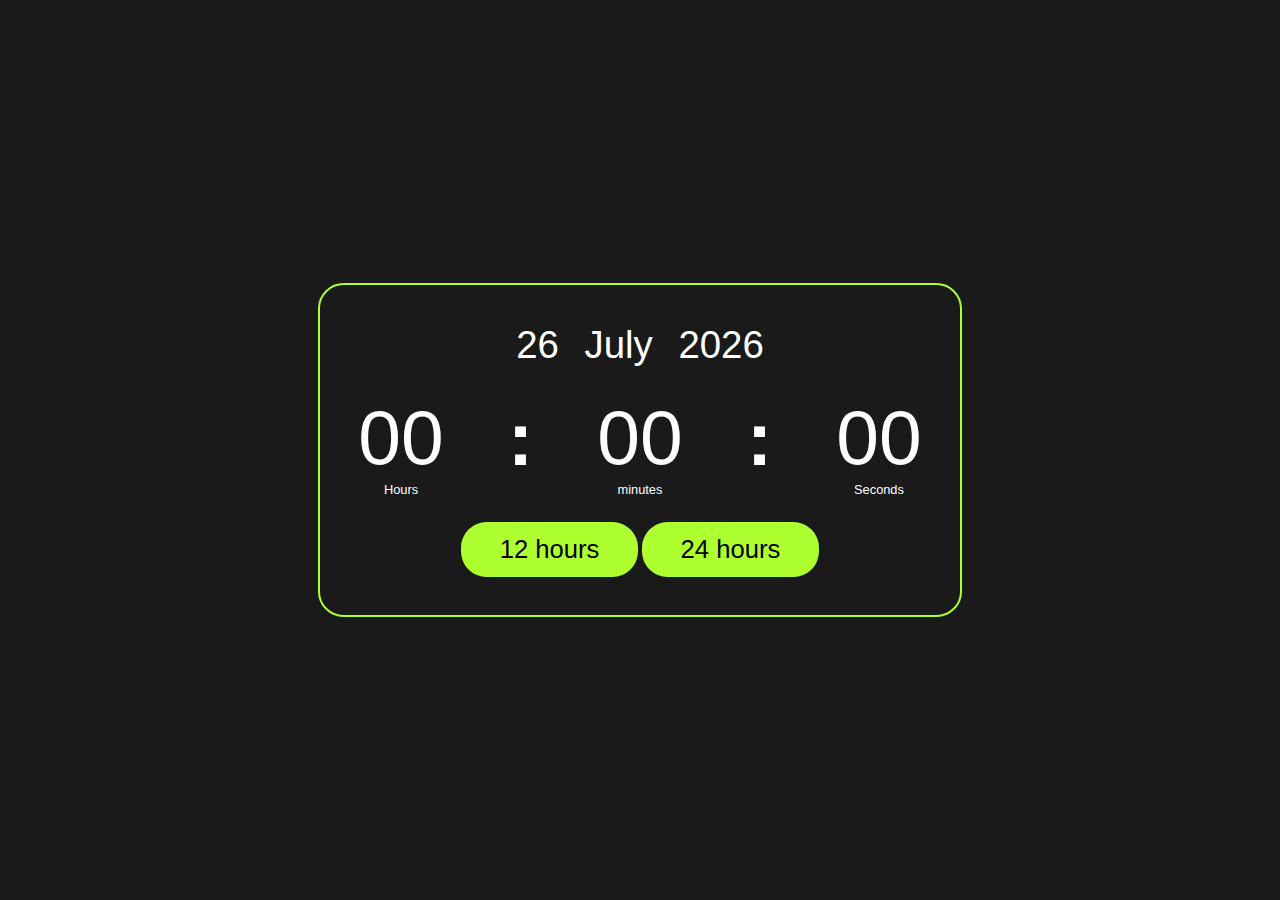
<file: digital clock with format change button/index.html>
<!DOCTYPE html>
<html lang="en">
<head>
    <meta charset="UTF-8">
    <meta name="viewport" content="width=device-width, initial-scale=1.0">
    <title>Digital Clock</title>
    <link rel="stylesheet" href="style.css">
</head>
<body>
    <div class="container">
        <div class="clock-box">
            <div class="date-box">
                <p id="date">10</p>
                <p id="month">March</p>
                <p id="year">2024</p>
            </div>
            <div class="time-box">
                <div id="box" class="hour-box">
                    <span id="hours">00</span>
                    <p>Hours</p>
                </div>
                <h1>:</h1>
                <div id="box" class="minute-box">
                    <span id="minutes">00</span>
                    <p>minutes</p>
                </div>
                <h1>:</h1>
                <div id="box" class="second-box">
                    <span id="seconds">00</span>
                    <p>Seconds</p>
                </div>
                <h1 id="format">PM</h1>
            </div>
            <div class="button">
            <button onclick="forFirstFormat()" id="firstFormat" data-format="12" >12 hours</button>
            <button onclick="forSecondFormat()" id="secondFormat" >24 hours</button>
            </div>
        </div>
    </div>
    
</body>

<script>

    //for button for 12-hours format
    function forFirstFormat(){
        let button = document.getElementById("firstFormat")
        button.setAttribute("data-format", "12")
        document.getElementById("format").style.display = "block"
    }
    //for button for 24-hours format
    function forSecondFormat(){
        let button = document.getElementById("firstFormat")
        button.setAttribute("data-format", "24")
        document.getElementById("format").style.display = "none"
    }
    
    
    
    let updateTime = setInterval(time,1000)
    
    function time() {
        var nowTime = new Date()
        var hours = nowTime.getHours()
        var minutes = nowTime.getMinutes()
        var seconds = nowTime.getSeconds()
        var format = "AM"
            
            //to switch from 12hours to 24hours and switching PM and AM respectively
            let formatValue = document.getElementById("firstFormat").getAttribute("data-format")

            if (formatValue === "12"){
                if ( hours >= 12) {
                    hours = hours % 12
                    format = "PM"
                } else if ( hours === 0 ) {
                    hours = 12
                }
            } 
            
            // ifs to add 0 if the number is less than 10 and became a single digit number
            hours = hours < 10 ? "0" + hours : hours;
            minutes = minutes < 10 ? "0" + minutes : minutes;
            seconds = seconds < 10 ? "0" + seconds : seconds;
            
            // assigning value to display
            document.getElementById("hours").innerText = hours
            document.getElementById("minutes").innerText = minutes
            document.getElementById("seconds").innerText = seconds
            document.getElementById("format").innerText = format
        
    }

    //for DATE MONTH AND YEAR
    var today = new Date()
    var date = today.getDate()
    var month = today.toLocaleString("default",{month : "long"})
    var year = today.getFullYear()

    document.getElementById("date").innerHTML = date
    document.getElementById("month").innerHTML = month
    document.getElementById("year").innerHTML = year

</script>



</html>
</file>
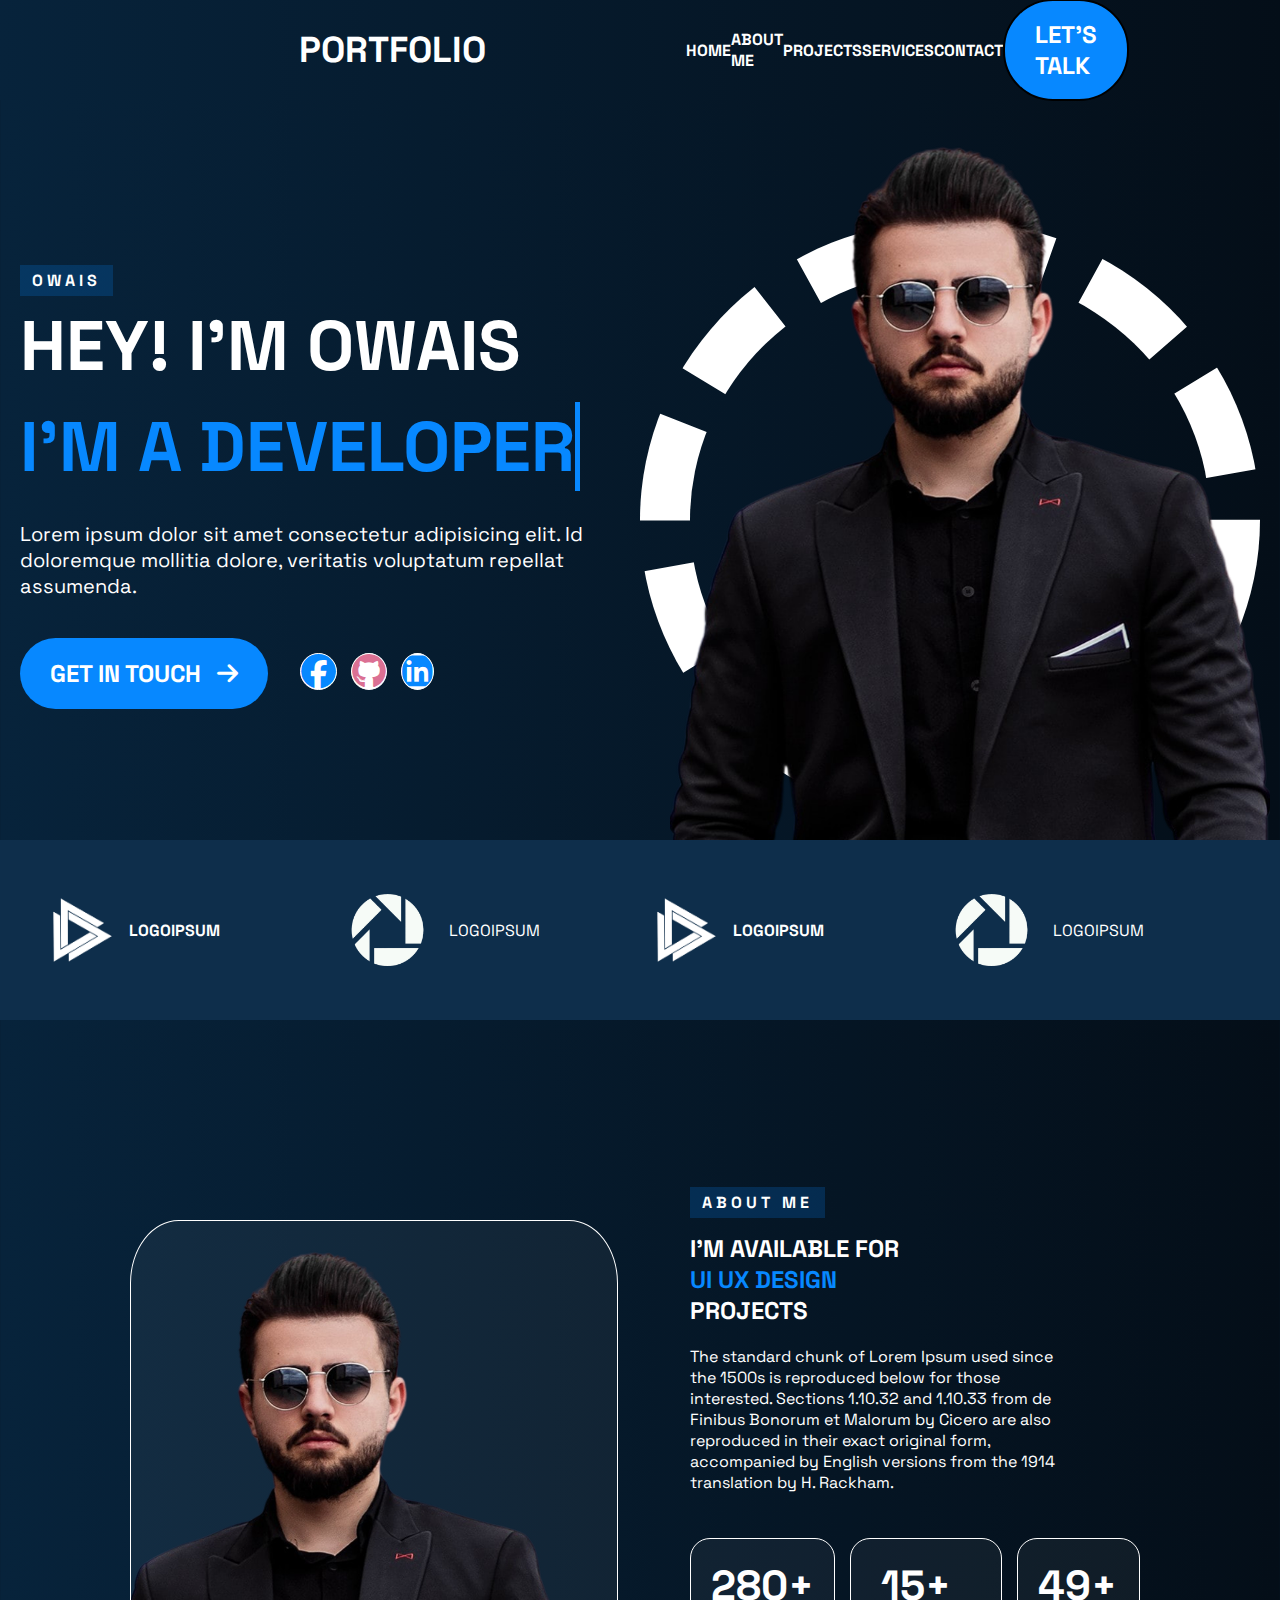
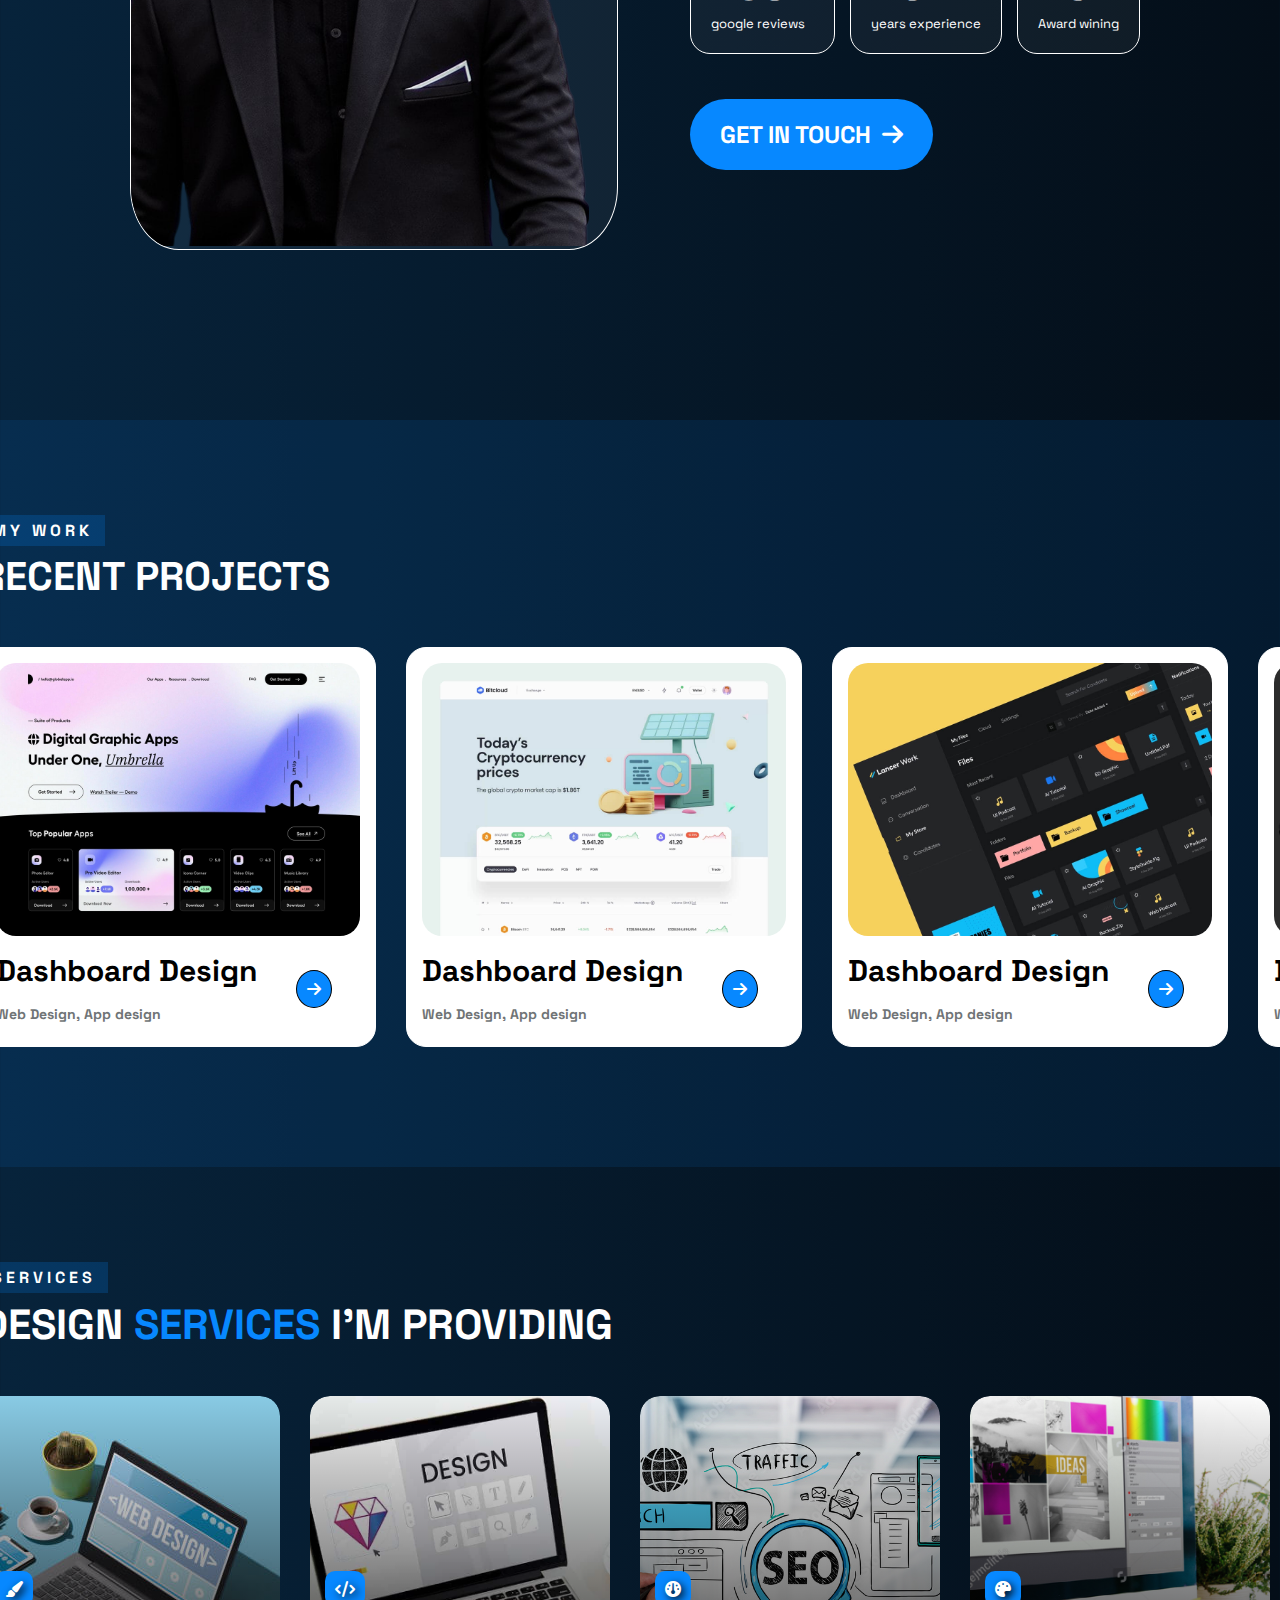
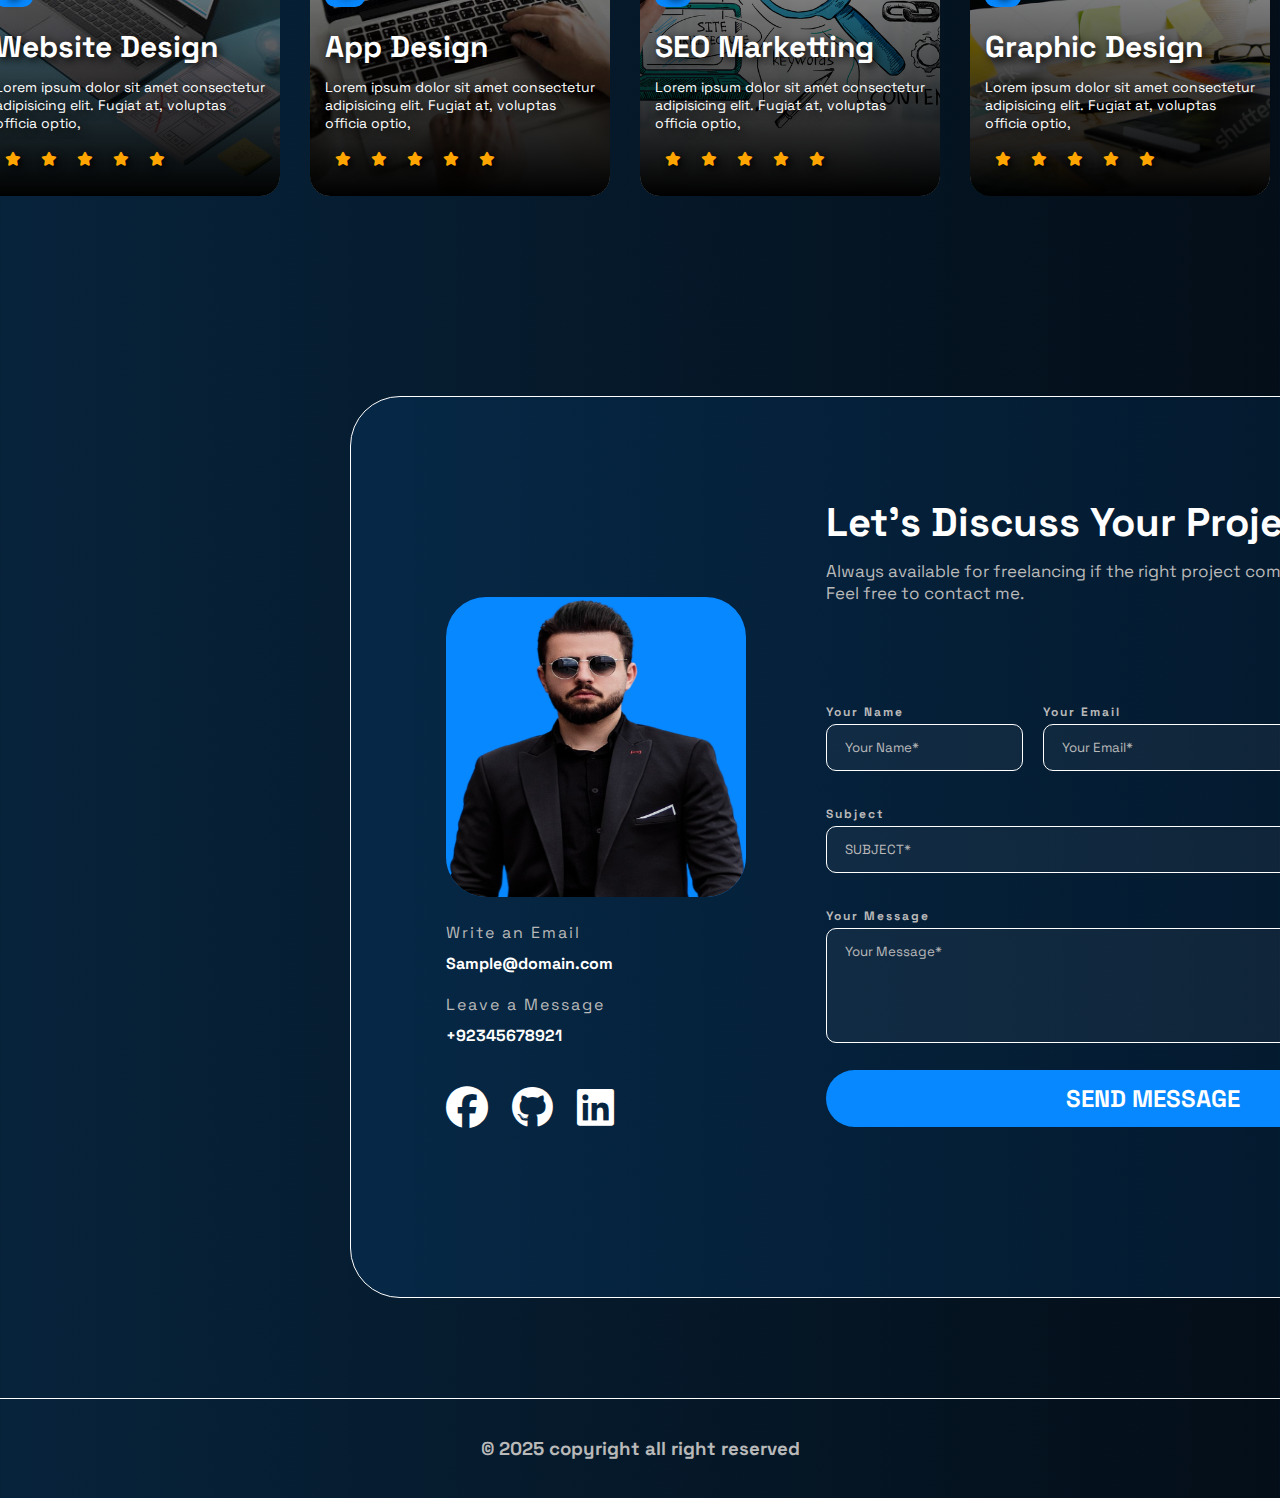
<file: jenna portfolio/index.html>
<!DOCTYPE html>
<html lang="en">
<head>
    <meta charset="UTF-8">
    <meta name="viewport" content="width=device-width, initial-scale=1.0">
    <title>Document</title>
    <link rel="stylesheet" href="style.css">
    <link rel="stylesheet" href="https://cdnjs.cloudflare.com/ajax/libs/font-awesome/6.7.2/css/all.min.css" integrity="sha512-Evv84Mr4kqVGRNSgIGL/F/aIDqQb7xQ2vcrdIwxfjThSH8CSR7PBEakCr51Ck+w+/U6swU2Im1vVX0SVk9ABhg==" crossorigin="anonymous" referrerpolicy="no-referrer" />
</head>
<body>

    <!-- NAVBAR -->

    <nav>
        <div class="nav-content">
            <a href="#" class="Portfolio">PORTFOLIO</a>
            <a href="#HOME" class="nav-con">HOME</a>
            <a href="#ABOUT" class="nav-con">ABOUT ME</a>
            <a href="#PROJECT" class="nav-con">PROJECTS</a>
            <a href="#SER" class="nav-con">SERVICES</a>
            <a href="#CON" class="nav-con">CONTACT</a>
            <a href="#" class="talk">Let's talk</a>
        </div>
    </nav>

   

    <section id="HOME" class="home-page">
        <div class="home-content">
            <h6><span>OWAIS</span></h6>
            <h1>HEY! I'M OWAIS</h1>
            <h3><span class="auto-type">I'M A DEVELOPER</span></h3>
            <p>Lorem ipsum dolor sit amet consectetur adipisicing elit. Id doloremque mollitia dolore, veritatis voluptatum repellat assumenda.</p>
            <div class="links">
            <a href="#" class="button">GET IN TOUCH <i class="fa-solid fa-arrow-right"></i></a>
            <span class="lin">
                <a href="#"><i id="icon-1" class="fa-brands fa-facebook" ></i></a>
                <a href="#"><i id="icon-2" class="fa-brands fa-github"></i></a>
                <a href="#"><i id="icon-3" class="fa-brands fa-linkedin" ></i></a>
                </span>
                </div>
            </div>
            

            </div>

            <!-- BOX 1 -->

            <div class="img">
                <img src="home.png" >
            </div>

            <!-- BOX 2 -->
    </section>

     <!-- HOME PAGE --->

     <div class="logos">
        <img src="logo 1.png" ><span class="bold">LOGOIPSUM</span>
        <img src="logo 2.png" ><span>LOGOIPSUM</span>
        <img src="logo 1.png" ><span class="bold">LOGOIPSUM</span>
        <img src="logo 2.png" ><span>LOGOIPSUM</span>
     </div>
    
     <!-- LOGO SECTION -->

     <section id="ABOUT" class="About">
        <div class="about-content">

            <!-- BOX 1 -->
            <div class="about-img">
                <img src="home.png" >
            </div>

                <!-- BOX 2 -->

            <div class="about-Me">
                <h6><span>ABOUT ME</span></h6>
                <h2>I'M AVAILABLE FOR <br><span>UI UX DESIGN</span><br> PROJECTS</h2>
                <p>The standard chunk of Lorem Ipsum used since the 1500s is reproduced below for those interested. Sections 1.10.32 and 1.10.33 from de Finibus Bonorum et Malorum by Cicero are also reproduced in their exact original form, accompanied by English versions from the 1914 translation by H. Rackham.</p>
                <div class="review-box">
                    <div class="review-1"><h3>280+</h3><label>google reviews</label></div>
                    <div class="review-2"><h3>15+</h3><label>years experience</label></div>
                    <div class="review-3"><h3>49+</h3><label>Award wining</label></div>
                </div>
                <a href="#" class="button">GET IN TOUCH <i class="fa-solid fa-arrow-right"></i></a>
            </div>
        </div>
     </section>

     <!-- ABOUT SECTION -->

     <section id="PROJECT" class="my-work">
        <div class="work-container">
            <div class="headings">
                <h6><span>MY WORK</span></h6>
                <h2>RECENT PROJECTS</h2>
            </div>

            <div class="scroll">
                <div class="project-box-1"><span><img src="work img 1.jpg" >
                    <h5>Dashboard Design</h5><section class="work-details"><h6>Web Design, App design</h6><i class="fa-solid fa-arrow-right"></i></section>
                </span></div>
                <div class="project-box-1"><span><img src="Work img 2.jpg" >
                <h5>Dashboard Design</h5><section class="work-details"><h6>Web Design, App design</h6><i class="fa-solid fa-arrow-right"></i></section>
                </span></div>
                <div class="project-box-1"><span><img src="Work img 3.jpg" >
                <h5>Dashboard Design</h5><section class="work-details"><h6>Web Design, App design</h6><i class="fa-solid fa-arrow-right"></i></section>
                </span></div>
                <div class="project-box-1"><span><img src="Work img 4.jpg" >
                <h5>Dashboard Design</h5><section class="work-details"><h6>Web Design, App design</h6><i class="fa-solid fa-arrow-right"></i></section>
                </span></div>
                <div class="project-box-1"><span><img src="Work img 5.jpg" >
                <h5>Dashboard Design</h5><section class="work-details"><h6>Web Design, App design</h6><i class="fa-solid fa-arrow-right"></i></section>
                </span></div>
                <div class="project-box-1"><span><img src="Work img 6.jpg" >
                <h5>Dashboard Design</h5><section class="work-details"><h6>Web Design, App design</h6><i class="fa-solid fa-arrow-right"></i></section>
                </span></div>
            </div>
        </div>
     </section>

     <!-- WORK SECTION COMPLETED  -->

     <section id="SER" class="services">
        <div class="ser-container">
            <div class="ser-headings">
                <h6><span>SERVICES</span></h6>
                <h2>DESIGN <span>SERVICES</span> I'M PROVIDING</h2>
            </div>

            <div class="service-boxes">
                <div class="ser-border">
                    <div class="ser-box-1" style="background-image: url(service\ img\ 1.jpg);
                        background-position: center;
                         border-image: fill 1 linear-gradient(transparent, black);">
                        <div class="ser-content">    
                            <i class="fa-solid fa-paintbrush"></i>
                            <h5>Website Design</h5>
                            <p>Lorem ipsum dolor sit amet consectetur adipisicing elit. Fugiat at, voluptas officia optio, </p>
                            <section class="stars">
                                <i class="fa-solid fa-star"></i>
                                <i class="fa-solid fa-star"></i>
                                <i class="fa-solid fa-star"></i>
                                <i class="fa-solid fa-star"></i>
                                <i class="fa-solid fa-star"></i>
                            </section>
                        </div>
                    </div>
                </div>
                <div class="ser-border-2">
                    <div class="ser-box-2" style="background-image: url(service\ img\ 2.jpg);
                        background-position: center; background-size: 600px;
                         border-image: fill 1 linear-gradient(transparent, black);">
                        <div class="ser-content">
                            <i class="fa-solid fa-code"></i>
                            <h5>App Design</h5>
                            <p>Lorem ipsum dolor sit amet consectetur adipisicing elit. Fugiat at, voluptas officia optio, </p>
                            <section class="stars">
                                <i class="fa-solid fa-star"></i>
                                <i class="fa-solid fa-star"></i>
                                <i class="fa-solid fa-star"></i>
                                <i class="fa-solid fa-star"></i>
                                <i class="fa-solid fa-star"></i>
                            </section>
                        </div>
                    </div>
                </div>
                <div class="ser-border-3">
                    <div class="ser-box-3" style="background-image: url(service\ img\ 4.jpg);
                        background-position: center; background-size: 600px;
                        border-image: fill 1 linear-gradient(transparent, black);">
                        <div class="ser-content">
                            <i class="fa-solid fa-gauge"></i>
                            <h5>SEO Marketting</h5>
                            <p>Lorem ipsum dolor sit amet consectetur adipisicing elit. Fugiat at, voluptas officia optio, </p>
                            <section class="stars">
                                    <i class="fa-solid fa-star"></i>
                                    <i class="fa-solid fa-star"></i>
                                    <i class="fa-solid fa-star"></i>
                                    <i class="fa-solid fa-star"></i>
                                    <i class="fa-solid fa-star"></i>
                            </section>
                        </div>
                    </div>
                </div>
                <div class="ser-border-3">
                    <div class="ser-box-4" style="background-image: url(service\ img\ 3.jpg);
                        background-position: center; background-size: 660px;
                        border-image: fill 1 linear-gradient(transparent, black);">
                        <div class="ser-content">
                            <i class="fa-solid fa-palette"></i>
                            <h5>Graphic Design</h5>
                            <p>Lorem ipsum dolor sit amet consectetur adipisicing elit. Fugiat at, voluptas officia optio, </p>
                            <section class="stars">
                                
                                <i class="fa-solid fa-star"></i>
                                <i class="fa-solid fa-star"></i>
                                <i class="fa-solid fa-star"></i>
                                <i class="fa-solid fa-star"></i>
                                <i class="fa-solid fa-star"></i>
                            </section>
                        </div>
                    </div>
                </div>
            </div>
        </div>
     </section>

     <!-- SERVICE SECTION -->

     <section id="CON" class="Contact-sec">
        <div class="container">
            <div class="img-contact">
                <img src="home.png" >
                <br>
                <label>Write an Email</label>
                <h4>Sample@domain.com</h4>
                <div class="leave-a-message" style="margin-top: 20px; margin-bottom: 40px;">
                    <label>Leave a Message</label>
                    <h4>+92345678921</h4>
                </div>
                <div class="social-links">
                    <a href="#"><i class="fa-brands fa-facebook" ></i></a>
                    <a href="#"><i class="fa-brands fa-github"></i></a>
                    <a href="#"><i class="fa-brands fa-linkedin" ></i></a>
                </div>
            </div>

            <div class="contact-description">
                <div class="contact-head">
                    <h5>Let's Discuss Your Project</h5>
                    <p>Always available for freelancing if the right project comes along, Feel free to contact me.</p>
                    <div class="name-email">
                        <div class="name">
                            <h3 >Your Name</h3>
                            <input type="text" placeholder="Your Name*">
                        </div>

                        <div class="Email">
                            <h3 >Your Email</h3>
                            <input type="email" placeholder="Your Email*">
                        </div>
                    </div>

                    <div class="Subject">
                        <h3>Subject</h3>
                        <input type="text" placeholder="SUBJECT*">
                    </div>

                    <div class="message">
                        <h3>Your Message</h3>
                        <textarea rows="5" cols="52" placeholder="Your Message*"></textarea>
                    </div>

                    <a href="#">SEND MESSAGE</a>
                </div>
            </div>
        </div>
     </section>

</body>

<!-- COMPLETED -->

<footer>
    <h3>© 2025 copyright all right reserved</h3>
</footer>
</html>
</file>
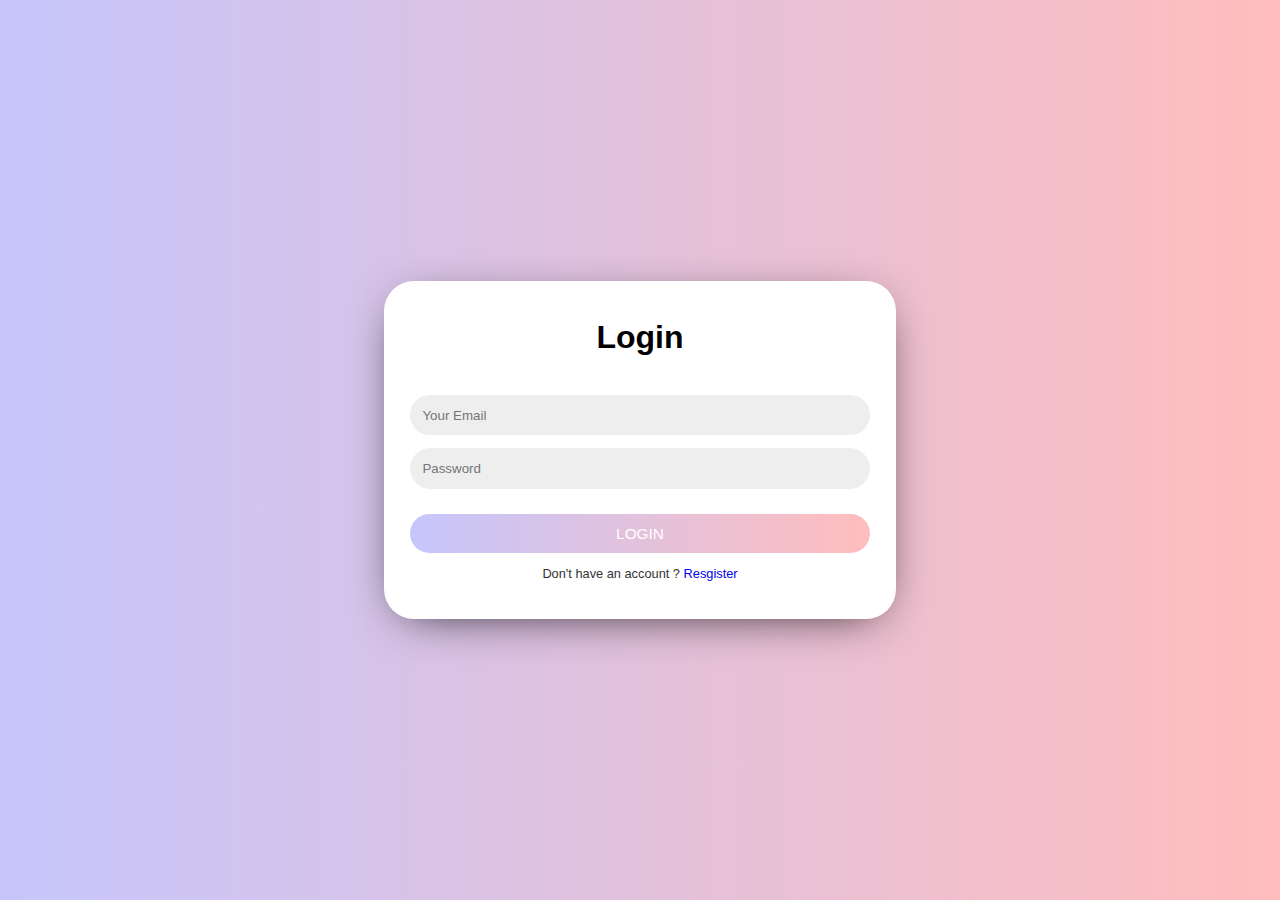
<file: login and signup with usage of local storage/index.html>
<!DOCTYPE html>
<html lang="en">
  <head>
    <meta charset="UTF-8" />
    <meta name="viewport" content="width=device-width, initial-scale=1.0" />
    <title>Document</title>
    <link rel="stylesheet" href="style.css" />
  </head>
  <body>
    <div class="container">
      <section id="signUp" class="formstyling">
        <h1 class="headingstyling">Register</h1>
        <input
          class="inputstyling"
          type="text"
          id="userName"
          placeholder="Your Name"
        />
        <input
          class="inputstyling"
          type="email"
          id="userEmail"
          placeholder="Your Email"
        />
        <input
          class="inputstyling"
          type="number"
          id="userNumber"
          placeholder="Your Number"
        />
        <input
          class="inputstyling"
          type="password"
          id="userPassword"
          placeholder="Password"
        />
        <button onclick="signUpInfo()" class="buttonstyling">SIGN UP</button>
        <p class="parastyling">
          Already have an account ?
          <a onclick="forAnchorTagOflogin()" class="linkstyling" href="#"
            >Login in</a
          >
        </p>
      </section>

      <section action="" id="loginForm" class="formstyling active">
        <h1 class="headingstyling">Login</h1>
        <input
          class="inputstyling"
          type="email"
          id="loginEmail"
          placeholder="Your Email"
        />
        <input
          class="inputstyling"
          type="password"
          id="loginPassword"
          placeholder="Password"
        />
        <button onclick="loginInfo()" class="buttonstyling">LOGIN</button>
        <p class="parastyling">
          Don't have an account ?
          <a onclick="forAnchorTagOfRegister()" class="linkstyling" href="#"
            >Resgister</a
          >
        </p>
      </section>

      <section id="homePage" class="formstyling">
        <h1 class="displayheading">WELCOME TO YOUR HOME PAGE</h1>
        <p class="displayName" id="displayName">OWAIS UR REHMAN</p>
      </section>
    </div>
  </body>
  <script src="app.js"></script>
</html>
</file>
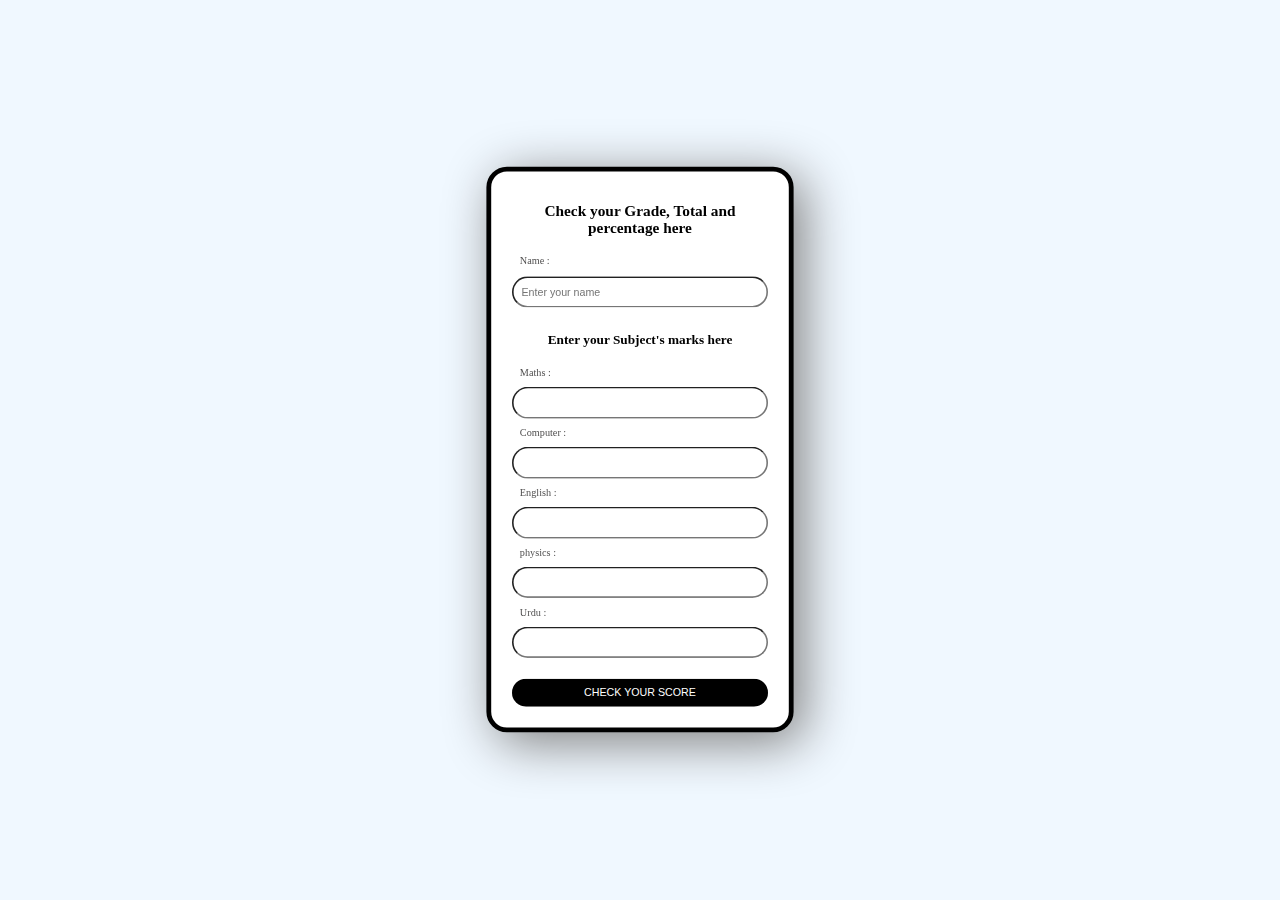
<file: marksheet calculator/index.html>
<!DOCTYPE html>
<html lang="en">
<head>
    <meta charset="UTF-8">
    <meta name="viewport" content="width=device-width, initial-scale=1.0">
    <title>Document</title>
    <link rel="stylesheet" href="style.css">
</head>
<body>
    <div class="container">
        <form onsubmit="makeItSubmit()" id="form">
            <h1>Check your Grade, Total and percentage here</h1>
            <h3>Name :</h3>
            <input id="studentName" type="text" placeholder="Enter your name">
            <br>
            <h4>Enter your Subject's marks here</h4>
            <h3>Maths :</h3>
            <input id="Num1" type="number">
            <h3>Computer :</h3>
            <input id="Num2" type="number">
            <h3>English :</h3>
            <input id="Num3" type="number">
            <h3>physics :</h3>
            <input id="Num4" type="number">
            <h3>Urdu :</h3>
            <input id="Num5" type="number">

            <button onclick="makeItSubmit()" type="button">CHECK YOUR SCORE</button>
        </form>
        
        <div class="video">
            <div id="gif" class="submit">
                <img src="gif-ezgif.com-video-to-gif-converter.gif"></img>
                <h1>SUBMITTED SUCCESSFULLY CHECK CONSOLE FOR RESULTS</h1>
            </div>
        </div>
    </div>
</body>
<script src="app.js"></script>
</html>
</file>
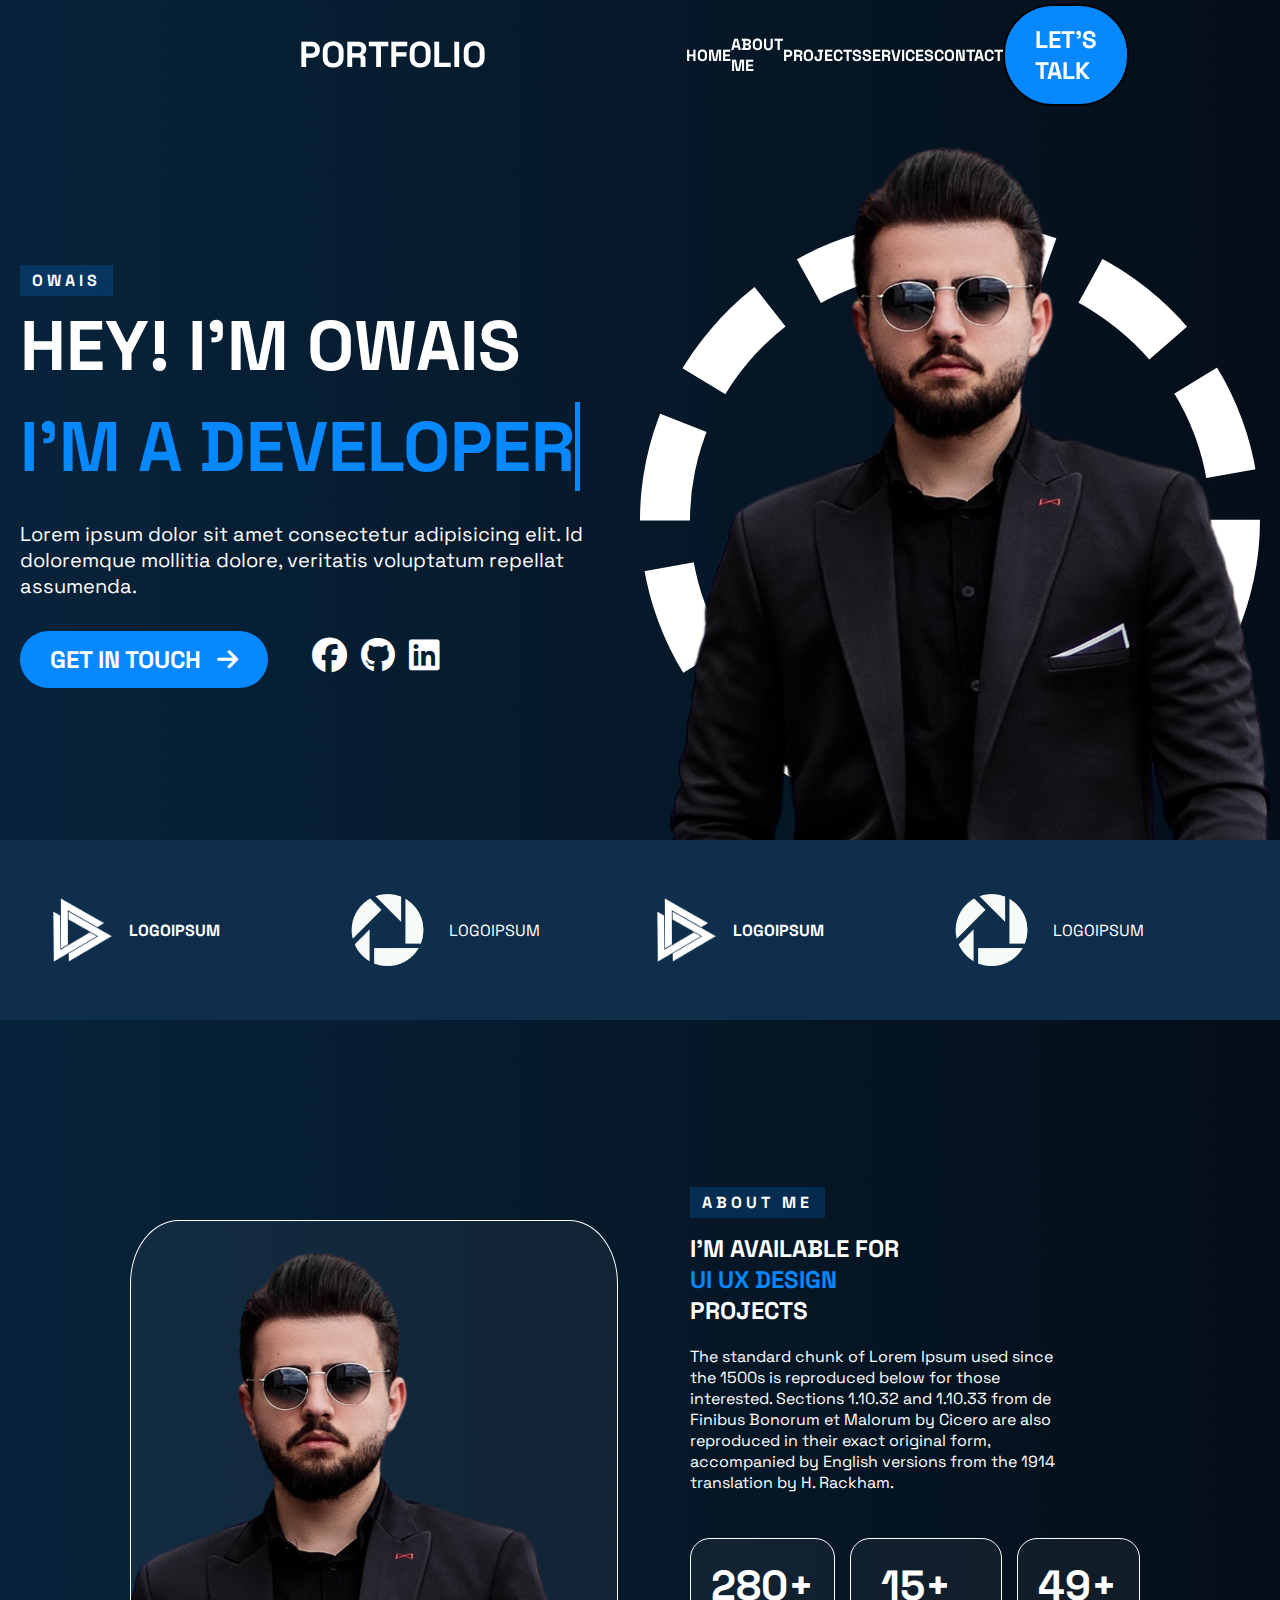
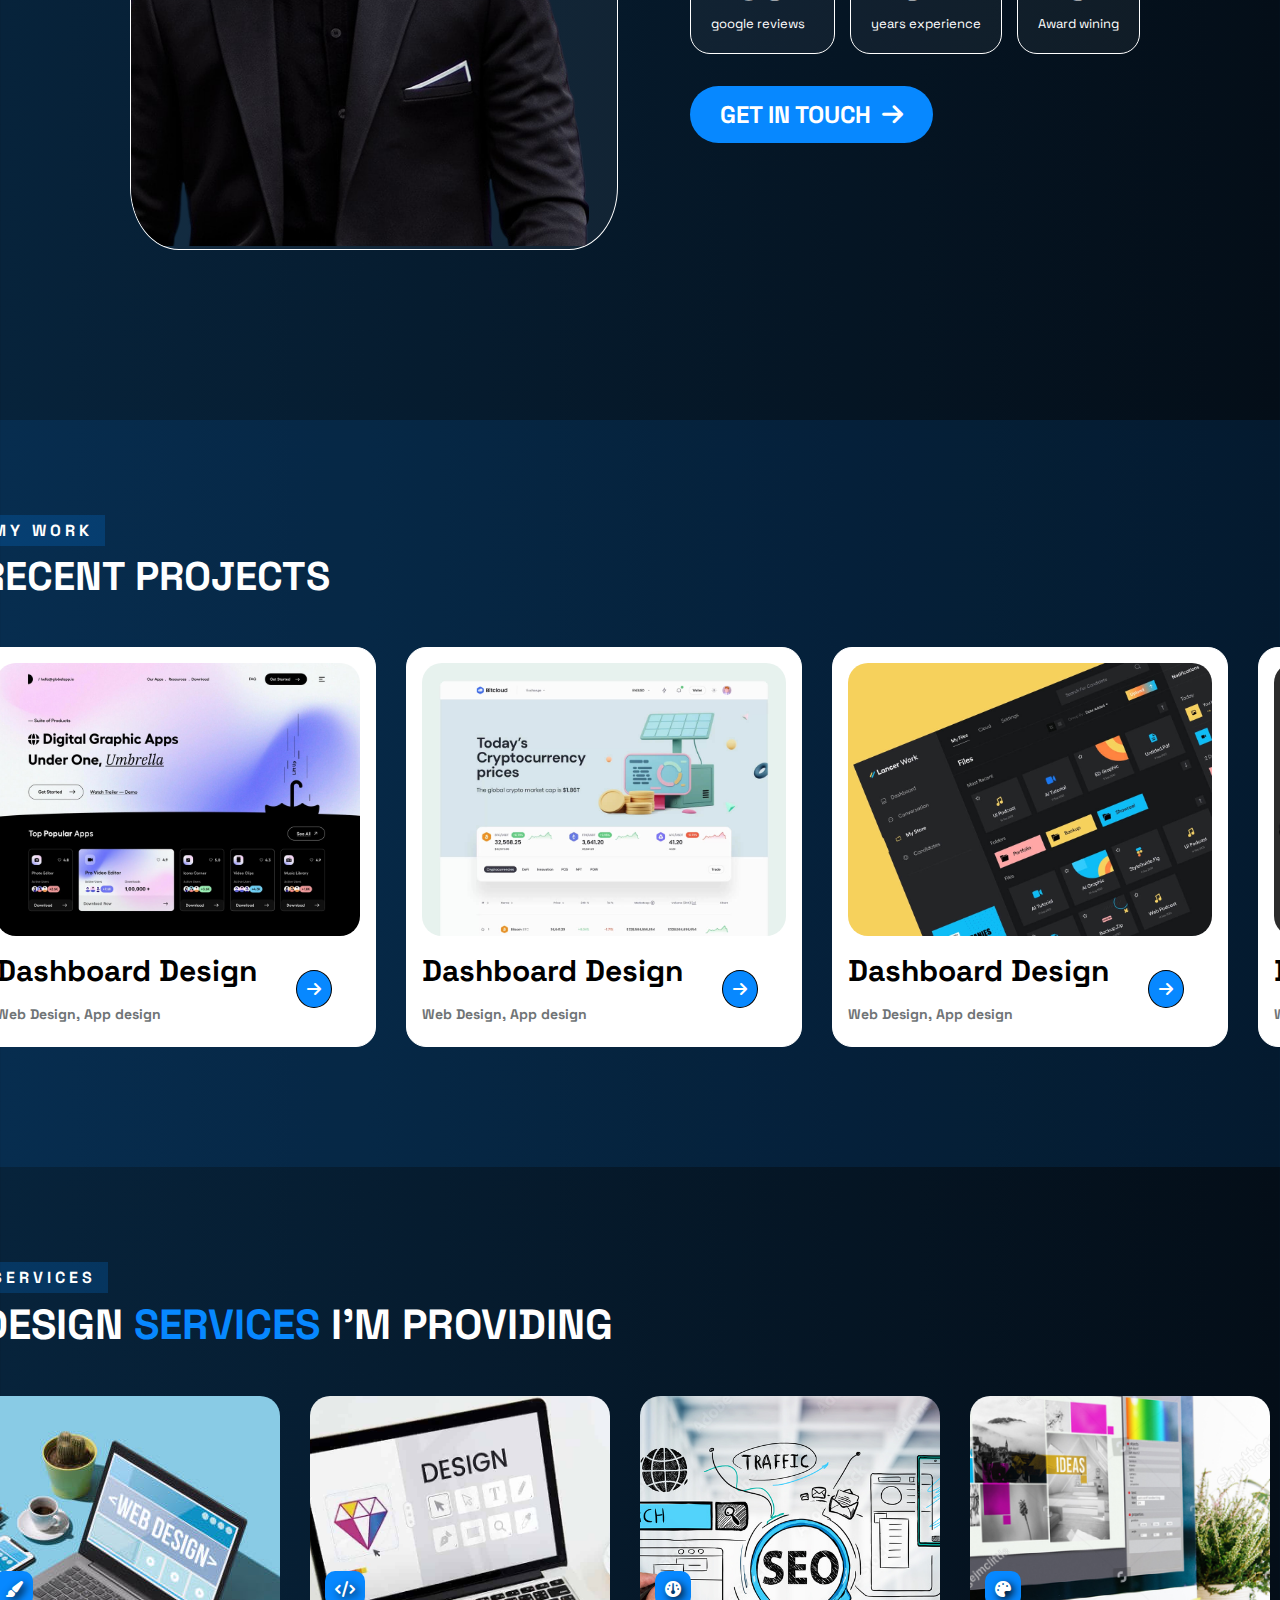
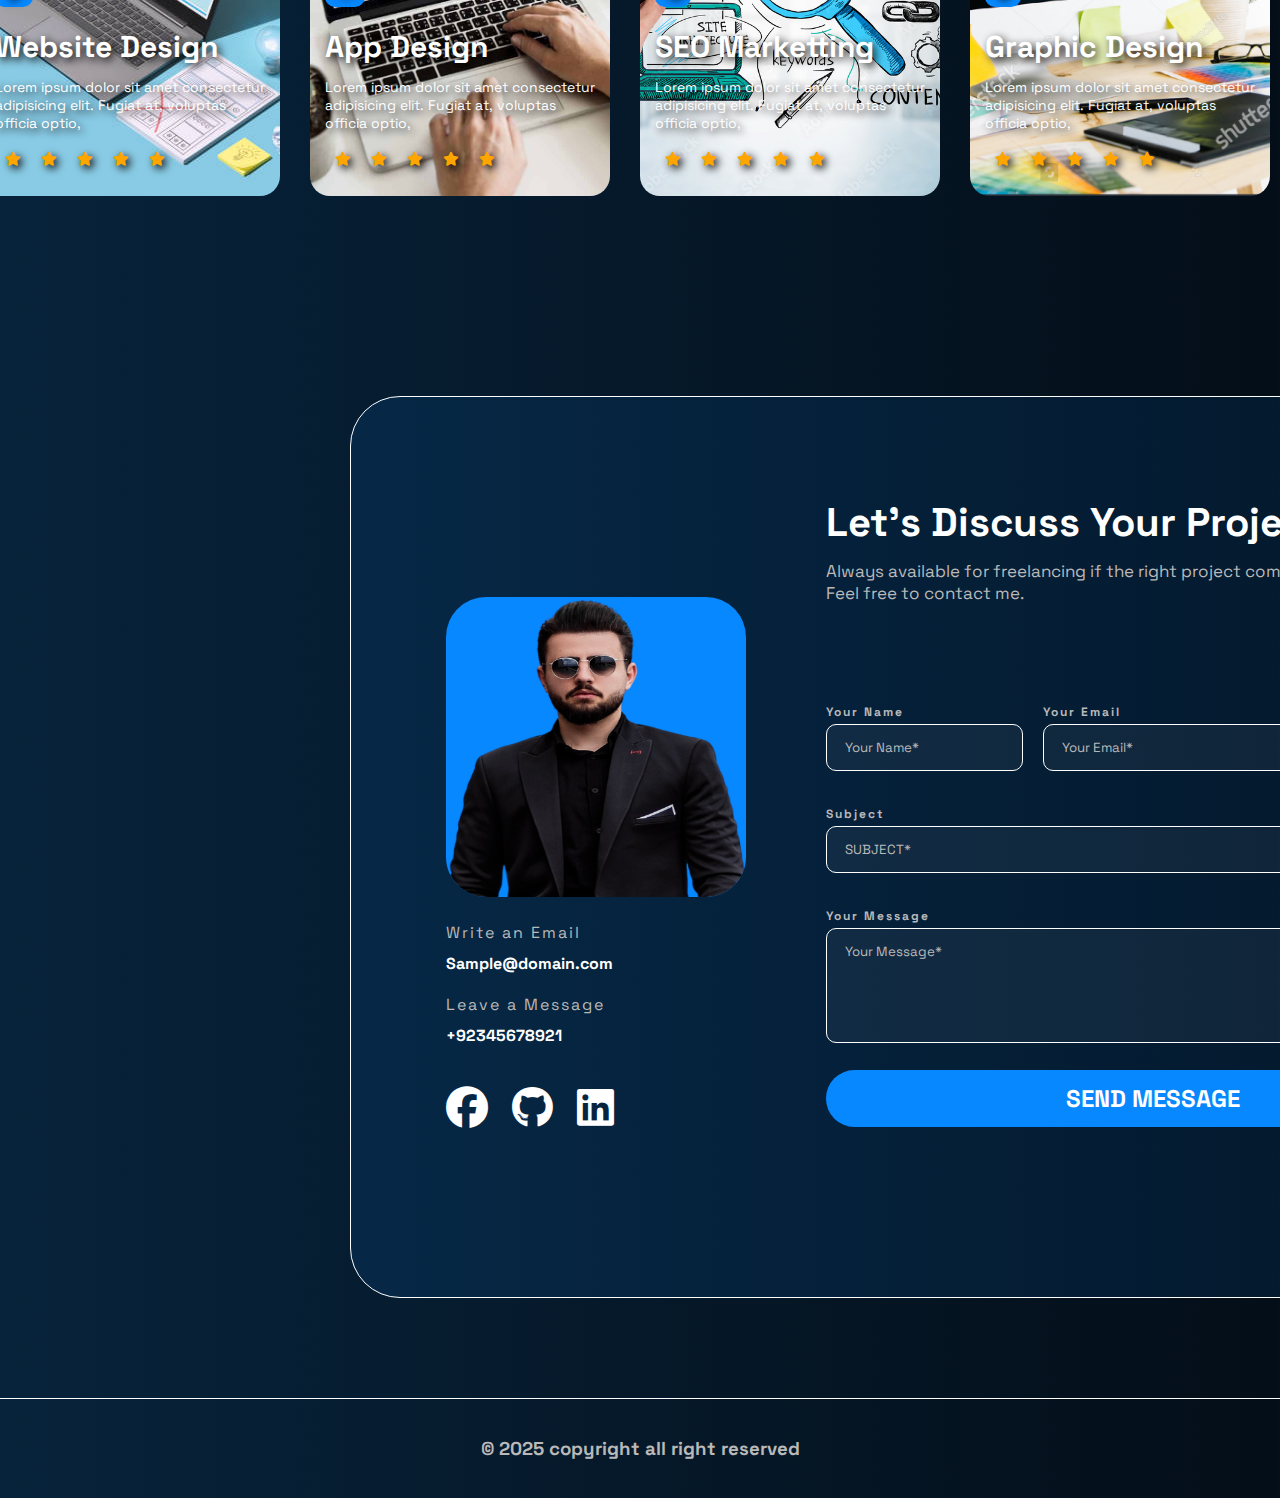
<file: portfolio/index.html>
<!DOCTYPE html>
<html lang="en">
<head>
    <meta charset="UTF-8">
    <meta name="viewport" content="width=device-width, initial-scale=1.0">
    <title>Document</title>
    <link rel="stylesheet" href="style.css">
    <link rel="stylesheet" href="https://cdnjs.cloudflare.com/ajax/libs/font-awesome/6.7.2/css/all.min.css" integrity="sha512-Evv84Mr4kqVGRNSgIGL/F/aIDqQb7xQ2vcrdIwxfjThSH8CSR7PBEakCr51Ck+w+/U6swU2Im1vVX0SVk9ABhg==" crossorigin="anonymous" referrerpolicy="no-referrer" />
</head>
<body>

    <!-- NAVBAR -->

    <nav>
        <div class="nav-content">
            <a href="#" class="Portfolio">PORTFOLIO</a>
            <a href="#HOME" class="nav-con">HOME</a>
            <a href="#ABOUT" class="nav-con">ABOUT ME</a>
            <a href="#PROJECT" class="nav-con">PROJECTS</a>
            <a href="#SER" class="nav-con">SERVICES</a>
            <a href="#CON" class="nav-con">CONTACT</a>
            <a href="#" class="talk">Let's talk</a>
        </div>
    </nav>

   

    <section id="HOME" class="home-page">
        <div class="home-content">
            <h6><span>OWAIS</span></h6>
            <h1>HEY! I'M OWAIS</h1>
            <h3><span class="auto-type">I'M A DEVELOPER</span></h3>
            <p>Lorem ipsum dolor sit amet consectetur adipisicing elit. Id doloremque mollitia dolore, veritatis voluptatum repellat assumenda.</p>
            <div class="links">
            <a href="#" class="button">GET IN TOUCH <i class="fa-solid fa-arrow-right"></i></a>
            <span class="lin">
                <a href="#"><i class="fa-brands fa-facebook" ></i></a>
                <a href="#"><i class="fa-brands fa-github"></i></a>
                <a href="#"><i class="fa-brands fa-linkedin" ></i></a>
                </span>
                </div>
            </div>
            

            </div>

            <!-- BOX 1 -->

            <div class="img">
                <img src="home.png" >
            </div>

            <!-- BOX 2 -->
    </section>

     <!-- HOME PAGE --->

     <div class="logos">
        <img src="logo 1.png" ><span class="bold">LOGOIPSUM</span>
        <img src="logo 2.png" ><span>LOGOIPSUM</span>
        <img src="logo 1.png" ><span class="bold">LOGOIPSUM</span>
        <img src="logo 2.png" ><span>LOGOIPSUM</span>
     </div>
    
     <!-- LOGO SECTION -->

     <section id="ABOUT" class="About">
        <div class="about-content">

            <!-- BOX 1 -->
            <div class="about-img">
                <img src="home.png" >
            </div>

                <!-- BOX 2 -->

            <div class="about-Me">
                <h6><span>ABOUT ME</span></h6>
                <h2>I'M AVAILABLE FOR <br><span>UI UX DESIGN</span><br> PROJECTS</h2>
                <p>The standard chunk of Lorem Ipsum used since the 1500s is reproduced below for those interested. Sections 1.10.32 and 1.10.33 from de Finibus Bonorum et Malorum by Cicero are also reproduced in their exact original form, accompanied by English versions from the 1914 translation by H. Rackham.</p>
                <div class="review-box">
                    <div class="review-1"><h3>280+</h3><label>google reviews</label></div>
                    <div class="review-2"><h3>15+</h3><label>years experience</label></div>
                    <div class="review-3"><h3>49+</h3><label>Award wining</label></div>
                </div>
                <a href="#" class="button">GET IN TOUCH <i class="fa-solid fa-arrow-right"></i></a>
            </div>
        </div>
     </section>

     <!-- ABOUT SECTION -->

     <section id="PROJECT" class="my-work">
        <div class="work-container">
            <div class="headings">
                <h6><span>MY WORK</span></h6>
                <h2>RECENT PROJECTS</h2>
            </div>

            <div class="scroll">
                <div class="project-box-1"><span><img src="work img 1.jpg" >
                    <h5>Dashboard Design</h5><section class="work-details"><h6>Web Design, App design</h6><i class="fa-solid fa-arrow-right"></i></section>
                </span></div>
                <div class="project-box-1"><span><img src="Work img 2.jpg" >
                <h5>Dashboard Design</h5><section class="work-details"><h6>Web Design, App design</h6><i class="fa-solid fa-arrow-right"></i></section>
                </span></div>
                <div class="project-box-1"><span><img src="Work img 3.jpg" >
                <h5>Dashboard Design</h5><section class="work-details"><h6>Web Design, App design</h6><i class="fa-solid fa-arrow-right"></i></section>
                </span></div>
                <div class="project-box-1"><span><img src="Work img 4.jpg" >
                <h5>Dashboard Design</h5><section class="work-details"><h6>Web Design, App design</h6><i class="fa-solid fa-arrow-right"></i></section>
                </span></div>
                <div class="project-box-1"><span><img src="Work img 5.jpg" >
                <h5>Dashboard Design</h5><section class="work-details"><h6>Web Design, App design</h6><i class="fa-solid fa-arrow-right"></i></section>
                </span></div>
                <div class="project-box-1"><span><img src="Work img 6.jpg" >
                <h5>Dashboard Design</h5><section class="work-details"><h6>Web Design, App design</h6><i class="fa-solid fa-arrow-right"></i></section>
                </span></div>
            </div>
        </div>
     </section>

     <!-- WORK SECTION COMPLETED  -->

     <section id="SER" class="services">
        <div class="ser-container">
            <div class="ser-headings">
                <h6><span>SERVICES</span></h6>
                <h2>DESIGN <span>SERVICES</span> I'M PROVIDING</h2>
            </div>

            <div class="service-boxes">
                <div class="ser-box-1" style="background-image: url(service\ img\ 1.jpg);
                    background-position: center;">
                    <div class="ser-content">    
                        <i class="fa-solid fa-paintbrush"></i>
                        <h5>Website Design</h5>
                        <p>Lorem ipsum dolor sit amet consectetur adipisicing elit. Fugiat at, voluptas officia optio, </p>
                        <section class="stars">
                            <i class="fa-solid fa-star"></i>
                            <i class="fa-solid fa-star"></i>
                            <i class="fa-solid fa-star"></i>
                            <i class="fa-solid fa-star"></i>
                            <i class="fa-solid fa-star"></i>
                        </section>
                    </div>
                </div>
                <div class="ser-box-2" style="background-image: url(service\ img\ 2.jpg);
                    background-position: center; background-size: 600px;">
                    <div class="ser-content">
                        <i class="fa-solid fa-code"></i>
                        <h5>App Design</h5>
                        <p>Lorem ipsum dolor sit amet consectetur adipisicing elit. Fugiat at, voluptas officia optio, </p>
                        <section class="stars">
                            <i class="fa-solid fa-star"></i>
                            <i class="fa-solid fa-star"></i>
                            <i class="fa-solid fa-star"></i>
                            <i class="fa-solid fa-star"></i>
                            <i class="fa-solid fa-star"></i>
                        </section>
                    </div>
                </div>
                <div class="ser-box-3" style="background-image: url(service\ img\ 4.jpg);
                    background-position: center; background-size: 600px;">
                    <div class="ser-content">
                        <i class="fa-solid fa-gauge"></i>
                        <h5>SEO Marketting</h5>
                        <p>Lorem ipsum dolor sit amet consectetur adipisicing elit. Fugiat at, voluptas officia optio, </p>
                        <section class="stars">
                                <i class="fa-solid fa-star"></i>
                                <i class="fa-solid fa-star"></i>
                                <i class="fa-solid fa-star"></i>
                                <i class="fa-solid fa-star"></i>
                                <i class="fa-solid fa-star"></i>
                        </section>
                    </div>
                </div>
                <div class="ser-box-4" style="background-image: url(service\ img\ 3.jpg);
                    background-position: center; background-size: 660px;">
                    <div class="ser-content">
                        <i class="fa-solid fa-palette"></i>
                        <h5>Graphic Design</h5>
                        <p>Lorem ipsum dolor sit amet consectetur adipisicing elit. Fugiat at, voluptas officia optio, </p>
                        <section class="stars">
                            
                            <i class="fa-solid fa-star"></i>
                            <i class="fa-solid fa-star"></i>
                            <i class="fa-solid fa-star"></i>
                            <i class="fa-solid fa-star"></i>
                            <i class="fa-solid fa-star"></i>
                        </section>
                    </div>
                </div>
            </div>
        </div>
     </section>

     <!-- SERVICE SECTION -->

     <section id="CON" class="Contact-sec">
        <div class="container">
            <div class="img-contact">
                <img src="home.png" >
                <br>
                <label>Write an Email</label>
                <h4>Sample@domain.com</h4>
                <div class="leave-a-message" style="margin-top: 20px; margin-bottom: 40px;">
                    <label>Leave a Message</label>
                    <h4>+92345678921</h4>
                </div>
                <div class="social-links">
                    <a href="#"><i class="fa-brands fa-facebook" ></i></a>
                    <a href="#"><i class="fa-brands fa-github"></i></a>
                    <a href="#"><i class="fa-brands fa-linkedin" ></i></a>
                </div>
            </div>

            <div class="contact-description">
                <div class="contact-head">
                    <h5>Let's Discuss Your Project</h5>
                    <p>Always available for freelancing if the right project comes along, Feel free to contact me.</p>
                    <div class="name-email">
                        <div class="name">
                            <h3 >Your Name</h3>
                            <input type="text" placeholder="Your Name*">
                        </div>

                        <div class="Email">
                            <h3 >Your Email</h3>
                            <input type="email" placeholder="Your Email*">
                        </div>
                    </div>

                    <div class="Subject">
                        <h3>Subject</h3>
                        <input type="text" placeholder="SUBJECT*">
                    </div>

                    <div class="message">
                        <h3>Your Message</h3>
                        <textarea rows="5" cols="52" placeholder="Your Message*"></textarea>
                    </div>

                    <a href="#">SEND MESSAGE</a>
                </div>
            </div>
        </div>
     </section>

</body>

<!-- COMPLETED -->

<footer>
    <h3>© 2025 copyright all right reserved</h3>
</footer>
</html>
</file>
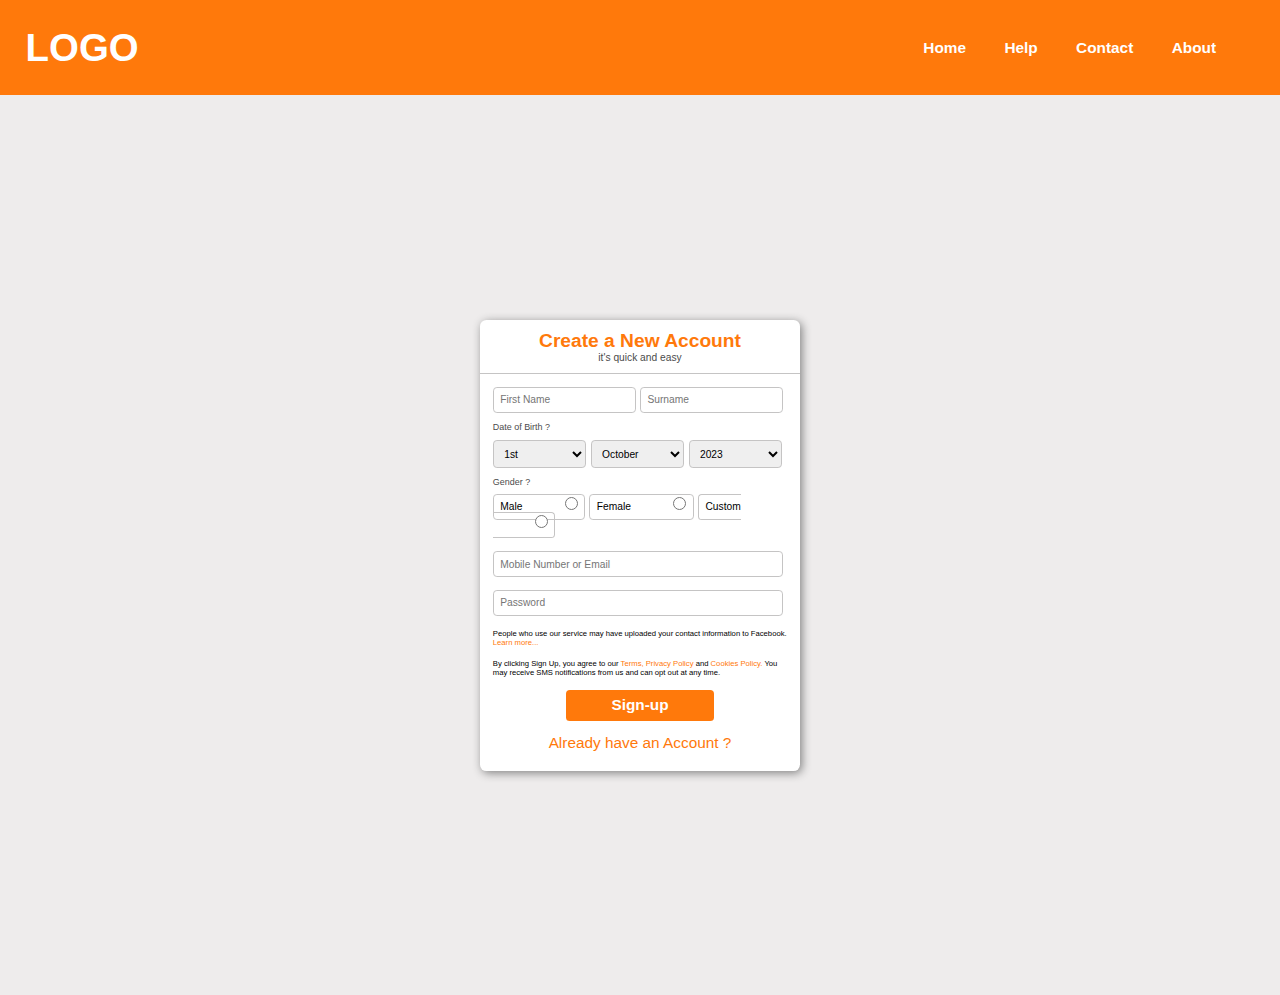
<file: Responsive navbar with slider menu and form/index.html>
<!DOCTYPE html>
<html lang="en">
<head>
    <meta charset="UTF-8">
    <meta name="viewport" content="width=device-width, initial-scale=1.0">
    <title>Document</title>
    <link rel="stylesheet" href="style.css">
</head>
<body>
    <div class="container">
        <nav>
            <a href="#">LOGO</a>
            <ul>
                <li><a href="#">Home</a></li>
                <li><a href="#">Help</a></li>
                <li><a href="#">Contact</a></li>
                <li><a href="#">About</a></li>
                <li><a onclick="sideBarOpen()" class="open-button" href="#">=</a></li>
            </ul>
        </nav>


        <nav class="Sidebar">
            <a onclick="sideBarClose()" class="cross-button" href="#">X</a>
            <ul>
                <li><a href="#">Home</a></li>
                <li><a href="#">Help</a></li>
                <li><a href="#">Contact</a></li>
                <li><a href="#">About</a></li>
            </ul>
        </nav>


        <div class="create-acc-page">
            <form class="content">
                <div class="heading-text">
                    <h1>Create a New Account</h1>
                    <h3>it's quick and easy</h3>
                </div>
                <div class="details">
                    <input type="text" id="firstName" class="Name" placeholder="First Name">
                    <input type="text" id="Surname" class="Name" placeholder="Surname">

                    <h4>Date of Birth ?</h4>
                    <select id="Date" class="Date">
                        <option value="1st">1st</option>
                        <option value="13">13</option>
                        <option value="15">15</option>
                    </select>

                    <select id="Month" class="Month">
                        <option value="October">October</option>
                        <option value="September">September</option>
                        <option value="November">November</option>
                    </select>

                    <select id="year" class="year">
                        <option value="2023">2023</option>
                        <option value="2006">2006</option>
                        <option value="2008">2008</option>
                    </select>

                    <h4>Gender ?</h4>
                    <label >Male<input type="radio" name="gender"></label>
                    <label >Female<input type="radio" name="gender"></label>
                    <label >Custom<input type="radio" name="gender"></label>

                    <input id="Email" class="Email" type="text" placeholder="Mobile Number or Email">
                    <input id="Pass" class="Password" type="password" placeholder="Password">
                    <p>People who use our service may have uploaded your contact information to Facebook. <a href="#">Learn more...</a></p>
                    <p>By clicking Sign Up, you agree to our <a href="#">Terms, Privacy Policy</a> and <a href="#">Cookies Policy.</a> You may receive SMS notifications from us and can opt out at any time.</p>

                    <div class="sign-up-buttons">
                        <button onclick="restrictall()" type="submit" id="signUp">Sign-up</button>
                        <a href="#" >Already have an Account ?</a>

                    </div>
                </div>
            </form>
        </div>


    </div>
    
</body>

<script src="app.js"></script>
</html>
</file>
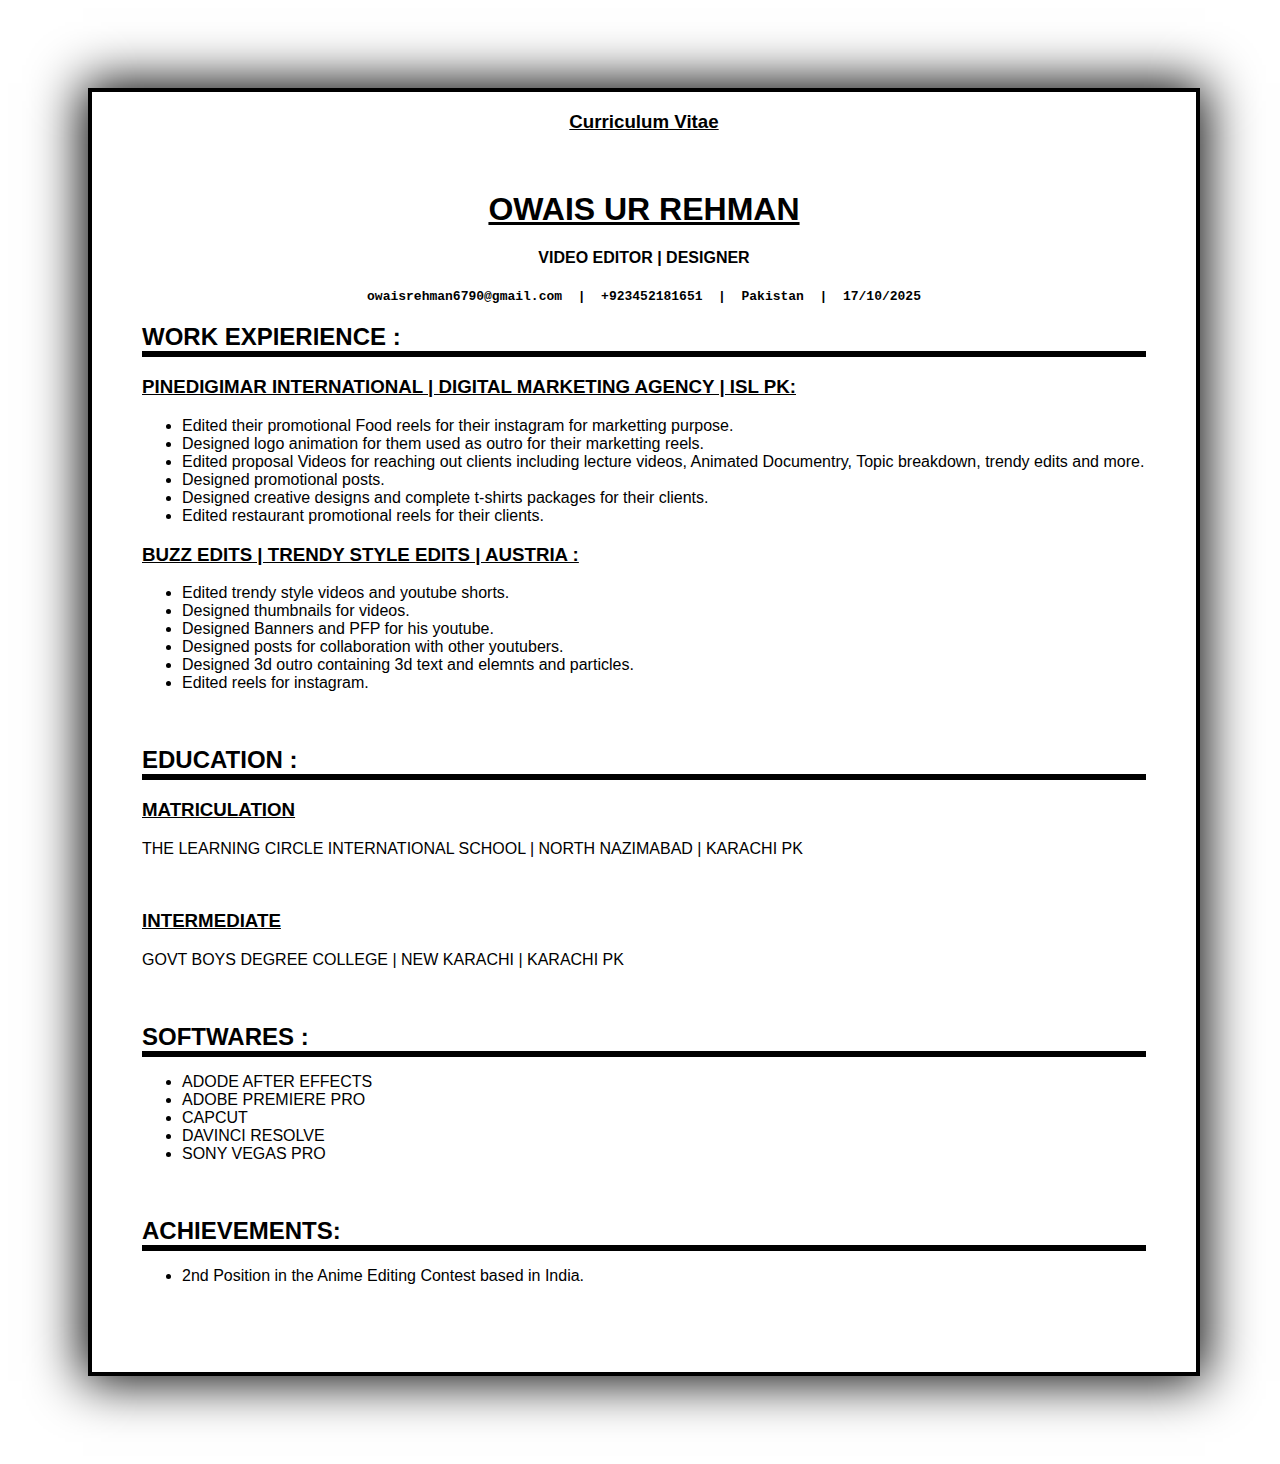
<file: cv html based/CV.html>
<!DOCTYPE html>
<html lang="en">
<head>
    <meta charset="UTF-8">
    <meta name="viewport" content="width=device-width, initial-scale=1.0">
    <title>My Curriculum Vitae</title>
</head>
<body style="padding: 5rem;
                font-family: 'Franklin Gothic Medium', 'Arial Narrow', Arial, sans-serif;">
    <div class="container"
    style="border: 4px solid black;
            width: 100%;
            height: 80rem;
            background-color: #ffffff;
            box-shadow: 0 0 50px 5px;">
             <h3 style="text-align: center;
             font-family: 'Franklin Gothic Medium', 'Arial Narrow', Arial, sans-serif;"><u>Curriculum Vitae</u></h3>
             <br>
             <h1 style="text-align: center;"><u>OWAIS UR REHMAN</u></h1>
             <h4 style="text-align: center;"> VIDEO EDITOR | DESIGNER </h4>
             <pre style="text-align: center;"><b>owaisrehman6790@gmail.com  |  +923452181651  |  Pakistan  |  17/10/2025</b></pre>

             
<!-- ------------------1st SECTION------------------- -->

            <div class="1stsection"
            style="margin-left: 50px;">
             <h2>WORK EXPIERIENCE :</h2>
             <hr style="border: 3px solid black;
                        margin-top: -20px;
                        
                        margin-right: 50px;">
            <h3><u>PINEDIGIMAR INTERNATIONAL | DIGITAL MARKETING AGENCY | ISL PK:</u></h3>
            <ul>
                <li>Edited their promotional Food reels for their instagram for marketting purpose.</li>
                <li>Designed logo animation for them used as outro for their marketting reels.</li>
                <li>Edited proposal Videos for reaching out clients including lecture videos, Animated Documentry, Topic breakdown, trendy edits and more.</li>
                <li>Designed promotional posts.</li>
                <li>Designed creative designs and complete t-shirts packages for their clients.</li>
                <li>Edited restaurant promotional reels for their clients.</li>

            </ul>

            <h3><u>BUZZ EDITS | TRENDY STYLE EDITS | AUSTRIA :</u></h3>
            <ul>
                <li>Edited trendy style videos and youtube shorts.</li>
                <li>Designed thumbnails for videos.</li>
                <li>Designed Banners and PFP for his youtube.</li>
                <li>Designed posts for collaboration with other youtubers.</li>
                <li>Designed 3d outro containing 3d text and elemnts and particles.</li>
                <li>Edited reels for instagram.</li>
                
            </ul>
        </div>
        <br>
<!-- ------------------2nd section------------------- -->

           <div class="2ndsection"
            style="margin-left: 50px;">
             <h2>EDUCATION :</h2>
             <hr style="border: 3px solid black;
                        margin-top: -20px;
                        
                        margin-right: 50px;">

                        <h3><u>MATRICULATION </u></h3>
                        <p>THE LEARNING CIRCLE INTERNATIONAL SCHOOL | NORTH NAZIMABAD | KARACHI PK</p>
                        <br>
                        <h3><u>INTERMEDIATE </u></h3>
                        <p>GOVT BOYS DEGREE COLLEGE | NEW KARACHI | KARACHI PK</p>
                        </div>
                        <br>

<!-- ------------------3rd section------------------- -->
 
            <div class="2ndsection"
            style="margin-left: 50px;">
            <h2>SOFTWARES :</h2>
            <hr style="border: 3px solid black;
                        margin-top: -20px;
                        
                        margin-right: 50px;">

                        <ul>
                            <li>ADODE AFTER EFFECTS </li>
                            <li>ADOBE PREMIERE PRO</li>
                            <li>CAPCUT</li>
                            <li>DAVINCI RESOLVE</li>
                            <li>SONY VEGAS PRO</li>
                        </ul>
            </div>
            <br>

<!-- ------------------3rd section------------------- -->

            <div class="2ndsection"
            style="margin-left: 50px;">
            <h2>ACHIEVEMENTS:</h2>
            <hr style="border: 3px solid black;
                        margin-top: -20px;
                        
                        margin-right: 50px;">

                        <ul>
                            <li>2nd Position in the Anime Editing Contest based in India.</li>
                        </ul>


                    
    </div>
</body>
</html>
</file>
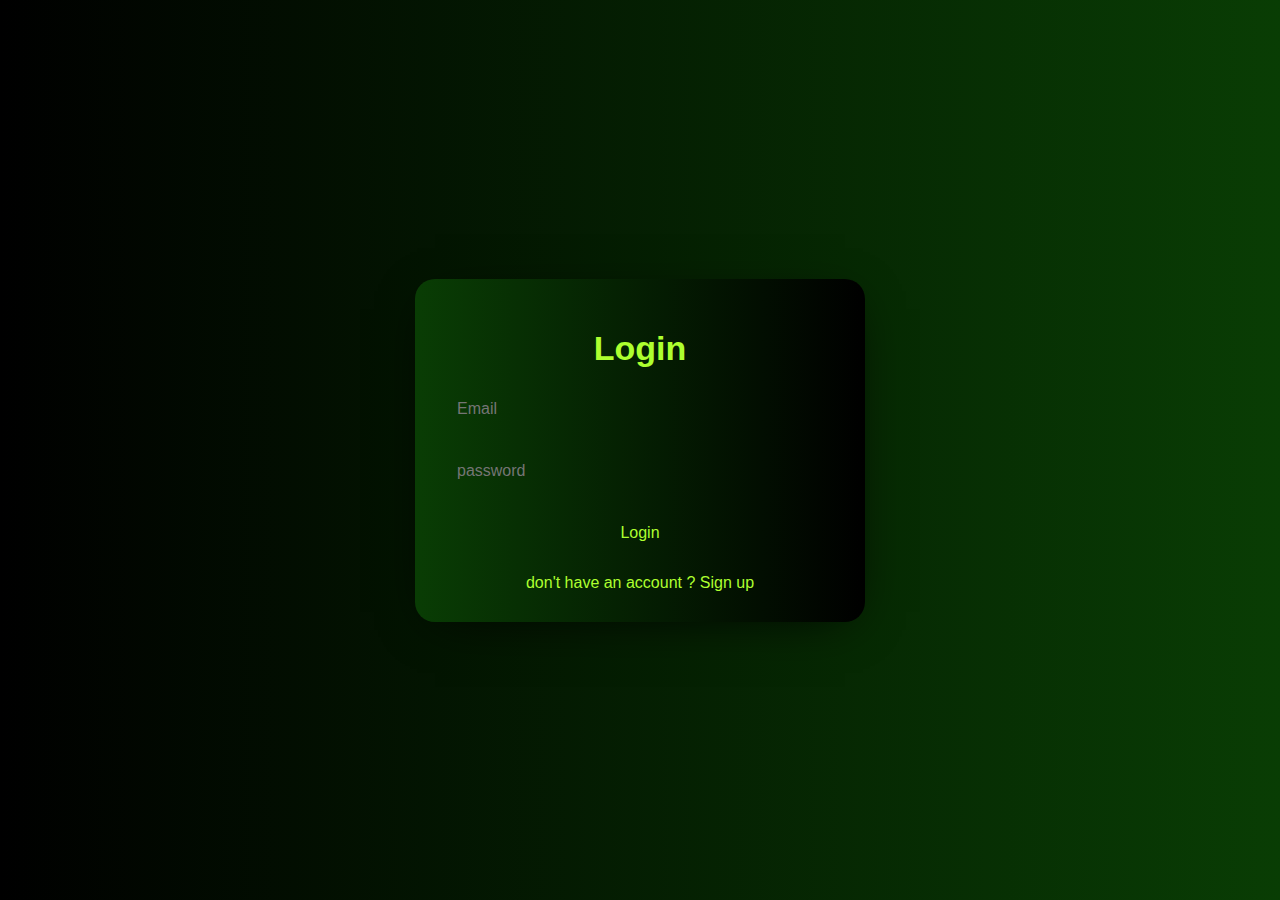
<file: login page/login page/login.html>
<!DOCTYPE html>
<html lang="en">
<head>
    <meta charset="UTF-8">
    <meta name="viewport" content="width=device-width, initial-scale=1.0">
    <title>Login</title>
    <link rel="stylesheet" href="Style.css">
</head>
<body>
    <div class="container">
        <div class="form-box">
            <form action="">
                <h2>Login</h2>
                <input type="email" placeholder="Email"> 
                <input type="password" placeholder="password"> 
                <button type="submit" class="box">
                    Login
                </button>
                <p>don't have an account ? <a href="./register page/register.html" target="_blank">Sign up</a></p>
            </form>
        </div>
    </div>
</body>
</html>
</file>
<file: digital clock with format change button/style.css>
* {
    margin: 0;
    padding: 0;
    box-sizing: border-box;
    font-family: 'Franklin Gothic Medium', 'Arial Narrow', Arial, sans-serif;
}

.container {
    width: 100vw;
    height: 100vh;
    background-color: rgb(26, 26, 26);
    display: flex;
    align-items: center;
    justify-content: center;
}

.clock-box {
    padding: 3vw;
    border: 2px solid greenyellow;
    border-radius: 2vw;
    display: flex;
    align-items: center;
    justify-content: center;
    flex-direction: column;
    gap: 2vw;
    transition: 0.5s;
}

.clock-box:hover {
    box-shadow: 0px 0px 50px rgba(172, 255, 47, 0.495);
}

.date-box {
    color: white;
    display: flex;
    align-items: center;
    justify-content: center;
    font-size: 3vw;
    gap: 2vw;
}

.time-box {
    display: flex;
    justify-content: center;
    align-items: center;
    gap: 5vw;
}

#box {
    display: flex;
    justify-content: center;
    align-items: center;
    flex-direction: column;

}

.time-box h1 {
    color: white;
    font-size: 6vw;
    margin-bottom: 1vw;
}

#format {
    display: none;
}

#box span {
    color: white;
    font-size: 6vw;
}

#box p {
    font-size: 1vw;
    color: white;
}

button {
    padding: 1vw 3vw;
    border-radius: 2vw;
    font-size: 2vw;
    background-color: greenyellow;
    /* color: white; */
    cursor: pointer;
    transition: 0.5s;
    border: none;
}

button:hover {
    background-color: rgb(195, 248, 115);
    box-shadow: 0px 0px 20px rgba(172, 255, 47, 0.495);

    
}

button:active {
    border: 1px solid white;

}

#timeFormat {
    margin-bottom: 1.2vw;
    display: none;
}
</file>
<file: jenna portfolio/style.css>
@import url('https://fonts.googleapis.com/css2?family=Michroma&family=Space+Grotesk:wght@300..700&display=swap');

html {
    scroll-behavior: smooth;
    scroll-padding: 1rem;
}

* {
    margin: 0;
    padding: 0;
    box-sizing: border-box;
    font-family: "Space Grotesk", sans-serif;
    font-optical-sizing: auto;
}

body {
    background: #07233B ;
    background: linear-gradient(90deg,rgba(7, 35, 59, 1) 0%, rgba(4, 14, 24, 1) 100%);
}

nav {
    
    background: #07233B ;
    background: linear-gradient(90deg,rgba(7, 35, 59, 1) 0%, rgba(4, 14, 24, 1) 100%);
    height: 100px;
    width: 100%;
    margin-top: 0px;
    padding: 20px 0;
    display: flex;
    align-items: center;
    position: fixed;
    z-index: 1;
}


.nav-content {
    display: flex;
    align-items: center;
    justify-content: space-evenly;
    width: 100%;
    margin: 0 281px;
    padding: 0 18px;

}

.Portfolio {
    font-size: 36px;
    padding-right: 200px;
}

a {
    background-color: transparent;
    text-decoration: none;
    font-size: 16px;
    font-weight: 800;
    padding: 8px 0;
    color: white;
    
}

.nav-con {
    transition: .5s;
}

.nav-con:hover {
    color: #0788ff;
    font-size: 20px;
}



.talk {
    text-transform: uppercase;
    font-size: 24px;
    background-color: #0788ff;
    align-items: center;
    padding: 18px 30px;
    border: 2px solid black;
    border-radius: 50px ;
    transition: .5s;
}

.talk:hover {
    background-color: #020a13;
    color: white;
    border: 2px solid white;
}

/* HOME PAGE  */

/* BOX 1 */

.home-page {
    color: white;
    display: flex;
    justify-content: center;
    align-items: center;
    height: 840px;
    margin-top: 0;
}

.home-content {
    position: relative;
    top: 100px;
    height: 600px;
    width: 620px;
    align-items: center;
    justify-content: center;
    padding-top: 50px;
}

.home-content h6 {
    margin: 0 0 10px;
}

.home-content h6 span {
    background-color: #0788ff33;
    font-size: 16px;
    letter-spacing: 4px;
    padding: 5px 12px;
}

.home-content h1 {
    font-size: 70px;
    margin: 0 0 12px;
}

.home-content h3 {
    margin: 0 0 30px;
}

.home-content h3 span {
    font-size: 70px;
    color: #0788ff;
}

.home-content p {
    font-size: 20px;
    margin: 0 0 24px;
}

.auto-type {
    border-right: 5px solid #0788ff;
    width: 100%;
    white-space: nowrap;
    animation: cursor .4s step-end infinite;
    animation: type .5s  1s 5 forwards fill;
}

/* cursor blinking */
@keyframes cursor {
    50% { border-color: transparent;}
}

/* typing effect */
@keyframes type {
    0% {width: 0;
        color: white;}

    50% {width: 100%;
        color: #0788ff;}

    100% {width: 0%;
        color: white;}
}

.links {
    padding: 15px 0 0;
}

.button {
    font-size: 24px;
    padding: 20px 30px;
    background-color: #0788ff;
    border-radius: 40px;
    transition: .5s;
    position: absolute;
}

.button i {
    margin-left: 5px;
    font-size: 24px;
    font-weight: 0;
}

.button:hover {
    background-color: #020a13;
    border: 1px solid white;

}

.links i {
    margin-left: 10px;
}

.lin {
    margin-left: 30px;
    height: 50px;
    position: relative;
    top: 15px;
    left: 240px;
}

.lin i {
    border: 1px solid white;
    border-radius: 50%;
    overflow: hidden;
    font-size: 35px;
    transition: .5s;
}

#icon-1 {
    color: #0788ff;
    background-color: white;

}

#icon-2 {
    color: palevioletred;
    background-color: white;
}

#icon-3 {
    color: #0788ff;
    background-color: white;
}

.lin i:hover {
    font-size: 40px;
}

/* BOX 2 */

.img {
    border: 50px solid white;
    border-style: dashed;
    height: 600px;
    width: 620px;
    border-radius: 50%;
    position: relative;
    top: 100px;
}

.img img {
    height: 700px;
    width: 600px;
    position: relative;
    top: -130px;
    right: 20px;
}


/* HOME PAGE STYLING COMPLETED */

.logos {
    width: 100%;
    height: 180px;
    background-color: #0e2e4b;
    display: flex;
    padding: 36px 0;
    justify-content: center;
    align-items: center;
    color: white;
}

.logos img {
    height: 120px;
    padding: 24px 0;
}

.logos span {
    margin-right: 100px;
}

.bold {
    font-weight: 800;
}

/* LOGO SECTION STYLING  */

.About {
    height: 1000px;
    padding: 100px 0;
    display: flex;
    justify-content: center;
}

.about-content {
    height: 950px;
    width: 1320px;
    display: flex;
}

.about-img {
    border: 1px solid white;
    border-radius: 10%;
    overflow: hidden;
    width: 2200px;
    height: 630px;
    background-color: #ffffff0D;
    margin-left: 150px;
    margin-top: 100px;
    
}

.about-img img {
    height: 600px;
    position: relative;
    top: 25px;
    right: 45px;
}

/* BOX 1 */

.about-Me {
    color: white;
    margin: 72px 0 0;
    padding: 0 72px;
}

.about-Me h6 span {
    background-color: #0788ff33;
    font-size: 16px;
    padding: 5px 12px;
    letter-spacing: 4px;
}

.about-Me h2 {
    padding: 20px 0 ;
}

.about-Me h2 span {
    color: #0788ff;
}

.about-Me p {
    margin: 0 0 24px;
    margin-bottom: 30px;
    margin-right: 150px;
}

.review-box {
    padding: 15px 0 45px;
    display: flex;
}

.review-1,.review-2,.review-3 {
    padding: 20px;
    display: inline-block;
    border: 0.5px solid white;
    background-color: #ffffff0D;
    border-radius: 20px;
}

.review-1 h3{
    font-size: 42px;
}

.review-2 h3{
    font-size: 42px;
    padding-left: 10px;
}

.review-3 h3{
    font-size: 42px;
}

.review-2 {
    margin: 0 0 0 15px;

}

.review-3 {
    margin: 0 0 0 15px;

}


label {
    font-size: 13px;
}

/* ABOUT SECTION STYLING COMPLETED  */

.my-work {
    padding: 100px 0;
    background-color: #0788ff1a;
    display: flex;
    justify-content: center;
  
}

.work-container {
    width: 1320px;
}

.headings {
    margin: 0 0 45px;
    color: white;
}

.headings h6 {
    margin: 0 0 10px;
}

.headings h6 span {
    color: white;
    letter-spacing: 4px;
    padding: 5px 12px;
    font-size: 16px;
    background-color: #0788ff33;
}

.headings h2 {
    font-size: 40px;
}

.scroll {
    display: flex;
    overflow-y: visible;
    overflow-x: scroll;
    background: transparent;
}

.scroll div {
    padding: 15px;
    border-radius: 20px;
    margin-right: 30px;
    height: 400px;
    width: 400px;
    border: 1px solid white;
    background-color: white;
    margin-bottom: 20px;
}

.scroll div span img {
    height: 273px;
    width: 364px;
    border-radius: 20px;
}

.scroll div span h5 {
    font-size: 30px;
    padding: 10px 0 0;
    margin: 0 0 15px;
}

.work-details {
    display: flex;
}

.work-details h6 {
    font-size: 14px;
    color: #707476;
}

.work-details i {
    color: white;
    border: 1px solid black;
    border-radius: 50%;
    background-color: #0788ff;
    padding: 10px;
    position: relative;
    left: 135px;
    bottom: 35px;
    transition: .5s;
}

.work-details i:hover {
    border: 1px solid white;
    background-color: #020a13;

}

/* WORK SECTION STYLING COMPLETED  */


.services {
    padding: 100px 0;
    display: flex;
    justify-content: center;

}

.ser-headings {
    margin: 0 0 45px;
}

.ser-headings h6 {
    margin: 0 0 10px;
}

.ser-headings h6 span {
    color: white;
    letter-spacing: 4px;
    padding: 5px 12px;
    font-size: 16px;
    background-color: #0788ff33;
}

.ser-headings h2 {
    font-size: 42px;
    color: white;
}

.ser-headings h2 span {
    color: #0788ff;
}

.service-boxes{
    display: flex;
}

.service-boxes div {
    height: 400px;
    width: 300px;
    margin-right: 30px;
    border-radius: 20px;
    overflow: hidden;
}


.ser-content {
    padding: 15px;
    margin-top: 160px;
    color: white;
}

.ser-content i {
    padding: 10px;
    border-radius: 10px;
    background-color: #0788ff;
    margin-bottom: 20px;
    text-shadow: 3px 3px 8px black;
}

.ser-content h5 {
    font-size: 30px;
    margin: 0 0 12px;
    text-shadow: 3px 3px 8px black;
}

.ser-content p {
    font-size: 14px;
    margin: 0 0 10px;
    text-shadow: 3px 3px 8px black;
}

.stars {
    display: flex;
}

.stars i {
    background-color: transparent;
    font-size: 14px;
    color: orange;
    text-shadow: black;
}

/* SERVICES SECTION COMPLETED  */

.Contact-sec {
    margin-top: 100px;
}

.Contact-sec .container {
    width: 1200px;
    background-color: #0788ff1a;
    border: 1px solid white;
    border-radius: 50px;
    margin: 0 280px;
    padding: 0 15px;
    display: flex;
    margin-left: 350px;
}

.img-contact {
    margin-top: 200px;
    margin-left: 80px;
    height: 700px;
    align-items: center;
}

.img-contact img {
    height: 300px;
    width: 300px;
    background-color: #0788ff;
    border-radius: 40px;
    margin-bottom: 20px;
}

.img-contact label {
    color: #b9b9b9;
    font-size: 16px;
    letter-spacing: 2px;
}

.img-contact h4 {
    margin: 10px 0 0;
    color: white;
}

.social-links i {
    font-size: 42px;
    margin-right: 20px;
    transition: .5s;
}

.social-links i:hover {
    font-size: 50px;
}

.contact-description {
    margin-top: 100px;
    margin-left: 80px;
}

.contact-head h5 {
    color: white;
    font-size: 40px;
    margin: 0 0 12px;
}

.contact-head p {
    font-size: 17px;
    color: #b9b9b9;
    width: 75%;
    margin-bottom: 100px;
}

.name-email {
    display: flex;
    color: #b9b9b9;

}

.name h3 {
    font-size: 12px;
    margin-bottom: 4px;
    letter-spacing: 2px;
}

.name input {
    color: white;
    padding: 14px 18px;
    background-color: #ffffff0D;
    border: 1px solid white;
    border-radius: 10px;
}

.name input::placeholder {
    color: #b9b9b9;
}

.Email {
    margin-left: 20px;
}

.Email h3 {
    font-size: 12px;
    margin-bottom: 4px;
    letter-spacing: 2px;
}

.Email input {
    color: white;
    padding: 14px 18px;
    background-color: #ffffff0D;
    border: 1px solid white;
    border-radius: 10px;
    width: 320px;
}

.Email input::placeholder {
    color: #b9b9b9;
}

.Subject {
    margin-top: 35px;
}

.Subject h3 {
    color: #b9b9b9;
    font-size: 12px;
    margin-bottom: 4px;
    letter-spacing: 2px;
}

.Subject input {
    color: white;
    padding: 14px 18px;
    background-color: #ffffff0D;
    border: 1px solid white;
    border-radius: 10px;
    width: 655px;
}

.Subject input::placeholder {
    color: #b9b9b9;
}

.message {
    margin-top: 35px;
}

.message h3 {
    color: #b9b9b9;
    font-size: 12px;
    margin-bottom: 4px;
    letter-spacing: 2px;
}

.message textarea {
    color: white;
    padding: 14px 18px;
    background-color: #ffffff0D;
    border: 1px solid white;
    border-radius: 10px;
    width: 655px;
    margin-bottom: 35px;
}

.message textarea::placeholder {
    color: #b9b9b9;
}

.contact-head a {
    font-size: 24px;
    padding: 13px 240px;
    background-color: #0788ff;
    border-radius: 40px;
    transition: .5s;
}

.contact-head a:hover {
    background-color: #020a13;
    border: 1px solid white;
}

/* CONTACT SECTION STYLING COMPLETED  */


footer {
    font-size: 16px;
    border-top: 1px solid white;
    color: #b9b9b9;
    display: flex;
    justify-content: center;
    margin-top: 100px;
    align-items: center;
    height: 100px;
}
</file>
<file: login and signup with usage of local storage/style.css>
* {
  padding: 0;
  margin: 0;
  box-sizing: border-box;
}

body {
  font-family: "Franklin Gothic Medium", "Arial Narrow", Arial, sans-serif;
  background: linear-gradient(to right, rgb(198, 198, 252), rgb(255, 189, 189));
  color: #333;
  display: flex;
  justify-content: center;
  align-items: center;
  height: 100vh;
}

.container {
  width: 40%;
  background-color: white;
  display: flex;
  justify-content: center;
  align-items: center;
  padding: 3vw 2vw;
  border-radius: 30px;
  box-shadow: 0px 10px 50px -20px rgb(0, 0, 0, 1);
}

.formstyling {
  text-align: center;
  display: none;
  justify-content: center;
  align-items: center;
  flex-direction: column;
  height: 100%;
  width: 100%;
  gap: 1vw;
  animation: popup 1s;
}

@keyframes popup {
  0% {
    opacity: 0;
  }

  100% {
    opacity: 1;
  }
}

.headingstyling {
  color: black;
  margin-bottom: 2vw;
}

.inputstyling {
  width: 100%;
  border: none;
  border-radius: 30px;
  background: #eee;
  padding: 1vw;
  outline: none;
}

.buttonstyling {
  font-family: "Franklin Gothic Medium", "Arial Narrow", Arial, sans-serif;
  font-size: 1.2vw;
  color: white;
  width: 100%;
  border: none;
  background: linear-gradient(to right, rgb(198, 198, 252), rgb(255, 189, 189));
  border-radius: 30px;
  padding: 0.8vw;
  margin-top: 1vw;
}

.parastyling {
  font-size: 1vw;
}

.linkstyling {
  text-decoration: none;
}

.formstyling .displayheading {
  color: #999999;
  font-size: 1vw;
}

.displayName {
  font-size: 2.5vw;
}

.active {
  display: flex;
}

@media (max-width: 1024px) {
  .container {
    width: 50%;
  }

  .formstyling {
    gap: 2vw;
  }
  .inputstyling {
    padding: 1.5vw;
  }

  .buttonstyling {
    font-size: 3vw;
    margin-top: 2vw;
  }

  .parastyling {
    font-size: 1.5vw;
    margin-top: 1vw;
  }

  .formstyling .displayheading {
    font-size: 2vw;
  }
  .displayName {
    font-size: 4.5vw;
  }
}

@media (max-width: 768px) {
  .container {
    padding: 10vw 5vw;
    width: 80%;
  }

  .formstyling {
    gap: 2vw;
  }

  .headingstyling {
    font-size: 6vw;
  }

  .inputstyling {
    font-size: 2vw;
    padding: 2vw;
  }

  .buttonstyling {
    font-size: 4vw;
    margin-top: 2vw;
  }

  .parastyling {
    font-size: 2.5vw;
    margin-top: 1vw;
  }
  .formstyling .displayheading {
    font-size: 2vw;
  }
  .displayName {
    font-size: 6.5vw;
  }
}
</file>
<file: marksheet calculator/style.css>
* {
    margin: 0;
    padding: 0;
    box-sizing: border-box;
}

.container {
    width: 100%;
    height: 100vh;
    display: flex;
    justify-content: center;
    align-items: center;
    background-color: aliceblue;
}

.container form {
    scale: 0.8;
    box-shadow: 1vw 1vw 5vw grey;
    border: 0.5vw solid black;
    margin: 5vw;
    width: 30%;
    display: flex;
    flex-direction: column;
    background-color: white;
    border-radius: 2vw;
    padding: 2vw;

}

.container form h1 {
    font-size: 1.5vw;
    font-weight: 800;
    text-align: center;
    padding: 1vw;
}

.container form h3 {
    font-size: 1vw;
    color: rgb(82, 81, 81);
    font-weight: 100;
    padding: 0.8vw;
}

.container form h4 {
    text-align: center;
    padding: 1vw;
    font-size: 1.3vw;
}

.container form input {
    padding: 0.8vw;
    border-radius: 2vw;
    width: 100%;
}

.container form button {
    border: none;
    border-radius: 2vw;
    background-color: black;
    color: white;
    margin-top: 2vw;
     padding: 0.8vw;
}

.video {
    width: 45%;
    display: none;
    animation: opacity 2s 1;
}

.container .submit {
    display: flex;
    border: 1vw solid black;
    background-color: white;
    border-radius: 2vw;
    padding: 2vw;
    width: 100%;
    align-items: center;
    justify-content: center;
    flex-direction: column;
    
}

.container .submit img {
    width: 50%;
}

@keyframes opacity {
    0% {
        opacity: 0;
        scale: 0;
    }

    100% {
        opacity: 1;
        scale: 1;
    }
}

.container .submit h1 {
    font-size: 2vw;
    text-align: center;
    padding: 2vw;
}


@media (max-width : 768px) {
    .container form {
        width: 70%;
        padding: 4vw;
    }
    
    .container form h1 {
        font-size: 3vw;
        padding: 2vw;

    }

    .container form h3 {
        font-size: 2vw;
        padding: 1.5vw;
    }

    .container form h4 {
        font-size: 2.5vw;
    }

    .container form input {
        font-size: 2vw;
        padding: 2vw;
    }

    .container form button {
        padding: 2vw;
        margin: 5vw 0 3vw 0;
    }

}

@media (max-width : 425px) {
    .container {
        height: 120vh;
    }


    .container form {
        margin: 10vw 0;
        width: 90%;
        margin: 0vw;
        scale: 1;
    }

    .container form h1 {
        font-size: 5.5vw;
        padding: 4vw;
    }

    .container form h3 {
        font-size: 4vw;
        padding: 3vw;
    }
    
    .container form h4 {
        font-size: 4.5vw;
    }

    .container form input {
        font-size: 4vw;
        padding: 2vw;
    }

    .container form button {
        font-size: 5vw;
        padding: 4vw;
    }
}

@media (max-width : 375px) {
    .container {
        height: 100vh;
    }
}
</file>
<file: portfolio/style.css>
@import url('https://fonts.googleapis.com/css2?family=Michroma&family=Space+Grotesk:wght@300..700&display=swap');

html {
    scroll-behavior: smooth;
    scroll-padding: 1rem;
}

* {
    margin: 0;
    padding: 0;
    box-sizing: border-box;
    font-family: "Space Grotesk", sans-serif;
    font-optical-sizing: auto;
}

body {
    background: #07233B ;
    background: linear-gradient(90deg,rgba(7, 35, 59, 1) 0%, rgba(4, 14, 24, 1) 100%);
}

nav {
    
    background-color: transparent;
    height: 100px;
    width: 100%;
    margin-top: 5px;
    padding: 20px 0;
    display: flex;
    align-items: center;
    position: fixed;
    z-index: 1;
}


.nav-content {
    display: flex;
    align-items: center;
    justify-content: space-evenly;
    width: 100%;
    margin: 0 281px;
    padding: 0 18px;

}

.Portfolio {
    font-size: 36px;
    padding-right: 200px;
}

a {
    background-color: transparent;
    text-decoration: none;
    font-size: 16px;
    font-weight: 800;
    padding: 8px 0;
    color: white;
    
}

.nav-con {
    transition: .5s;
}

.nav-con:hover {
    color: #0788ff;
    font-size: 20px;
}



.talk {
    text-transform: uppercase;
    font-size: 24px;
    background-color: #0788ff;
    align-items: center;
    padding: 18px 30px;
    border: 2px solid black;
    border-radius: 50px ;
    transition: .5s;
}

.talk:hover {
    background-color: #020a13;
    color: white;
    border: 2px solid white;
}

/* HOME PAGE  */

/* BOX 1 */

.home-page {
    color: white;
    display: flex;
    justify-content: center;
    align-items: center;
    height: 840px;
    margin-top: 0;
}

.home-content {
    position: relative;
    top: 100px;
    height: 600px;
    width: 620px;
    align-items: center;
    justify-content: center;
    padding-top: 50px;
}

.home-content h6 {
    margin: 0 0 10px;
}

.home-content h6 span {
    background-color: #0788ff33;
    font-size: 16px;
    letter-spacing: 4px;
    padding: 5px 12px;
}

.home-content h1 {
    font-size: 70px;
    margin: 0 0 12px;
}

.home-content h3 {
    margin: 0 0 30px;
}

.home-content h3 span {
    font-size: 70px;
    color: #0788ff;
}

.home-content p {
    font-size: 20px;
    margin: 0 0 24px;
}

.auto-type {
    border-right: 5px solid #0788ff;
    width: 100%;
    white-space: nowrap;
    animation: cursor .4s step-end infinite;
    animation: type .5s  1s 5 forwards fill;
}

/* cursor blinking */
@keyframes cursor {
    50% { border-color: transparent;}
}

/* typing effect */
@keyframes type {
    0% {width: 0;
        color: white;}

    50% {width: 100%;
        color: #0788ff;}

    100% {width: 0%;
        color: white;}
}

.links {
    padding: 15px 0 0;
}

.button {
    font-size: 24px;
    padding: 13px 30px;
    background-color: #0788ff;
    border-radius: 40px;
    transition: .5s;
}

.button i {
    margin-left: 5px;
    font-size: 24px;
    font-weight: 0;
}

.button:hover {
    background-color: #020a13;
    border: 1px solid white;

}

.links i {
    margin-left: 10px;
}

.lin {
    margin-left: 30px;
    height: 50px;
    padding-top: 20px;
}

.lin i {
    font-size: 35px;
    transition: .5s;
}

.lin i:hover {
    font-size: 40px;
}

/* BOX 2 */

.img {
    border: 50px solid white;
    border-style: dashed;
    height: 600px;
    width: 620px;
    border-radius: 50%;
    position: relative;
    top: 100px;
}

.img img {
    height: 700px;
    width: 600px;
    position: relative;
    top: -130px;
    right: 20px;
}


/* HOME PAGE STYLING COMPLETED */

.logos {
    width: 100%;
    height: 180px;
    background-color: #0e2e4b;
    display: flex;
    padding: 36px 0;
    justify-content: center;
    align-items: center;
    color: white;
}

.logos img {
    height: 120px;
    padding: 24px 0;
}

.logos span {
    margin-right: 100px;
}

.bold {
    font-weight: 800;
}

/* LOGO SECTION STYLING  */

.About {
    height: 1000px;
    padding: 100px 0;
    display: flex;
    justify-content: center;
}

.about-content {
    height: 950px;
    width: 1320px;
    display: flex;
}

.about-img {
    border: 1px solid white;
    border-radius: 10%;
    overflow: hidden;
    width: 2200px;
    height: 630px;
    background-color: #ffffff0D;
    margin-left: 150px;
    margin-top: 100px;
    
}

.about-img img {
    height: 600px;
    position: relative;
    top: 25px;
    right: 45px;
}

/* BOX 1 */

.about-Me {
    color: white;
    margin: 72px 0 0;
    padding: 0 72px;
}

.about-Me h6 span {
    background-color: #0788ff33;
    font-size: 16px;
    padding: 5px 12px;
    letter-spacing: 4px;
}

.about-Me h2 {
    padding: 20px 0 ;
}

.about-Me h2 span {
    color: #0788ff;
}

.about-Me p {
    margin: 0 0 24px;
    margin-bottom: 30px;
    margin-right: 150px;
}

.review-box {
    padding: 15px 0 45px;
    display: flex;
}

.review-1,.review-2,.review-3 {
    padding: 20px;
    display: inline-block;
    border: 0.5px solid white;
    background-color: #ffffff0D;
    border-radius: 20px;
}

.review-1 h3{
    font-size: 42px;
}

.review-2 h3{
    font-size: 42px;
    padding-left: 10px;
}

.review-3 h3{
    font-size: 42px;
}

.review-2 {
    margin: 0 0 0 15px;

}

.review-3 {
    margin: 0 0 0 15px;

}


label {
    font-size: 13px;
}

/* ABOUT SECTION STYLING COMPLETED  */

.my-work {
    padding: 100px 0;
    background-color: #0788ff1a;
    display: flex;
    justify-content: center;
  
}

.work-container {
    width: 1320px;
}

.headings {
    margin: 0 0 45px;
    color: white;
}

.headings h6 {
    margin: 0 0 10px;
}

.headings h6 span {
    color: white;
    letter-spacing: 4px;
    padding: 5px 12px;
    font-size: 16px;
    background-color: #0788ff33;
}

.headings h2 {
    font-size: 40px;
}

.scroll {
    display: flex;
    overflow-y: visible;
    overflow-x: scroll;
    background: transparent;
}

.scroll div {
    padding: 15px;
    border-radius: 20px;
    margin-right: 30px;
    height: 400px;
    width: 400px;
    border: 1px solid white;
    background-color: white;
    margin-bottom: 20px;
}

.scroll div span img {
    height: 273px;
    width: 364px;
    border-radius: 20px;
}

.scroll div span h5 {
    font-size: 30px;
    padding: 10px 0 0;
    margin: 0 0 15px;
}

.work-details {
    display: flex;
}

.work-details h6 {
    font-size: 14px;
    color: #707476;
}

.work-details i {
    color: white;
    border: 1px solid black;
    border-radius: 50%;
    background-color: #0788ff;
    padding: 10px;
    position: relative;
    left: 135px;
    bottom: 35px;
    transition: .5s;
}

.work-details i:hover {
    border: 1px solid white;
    background-color: #020a13;

}

/* WORK SECTION STYLING COMPLETED  */


.services {
    padding: 100px 0;
    display: flex;
    justify-content: center;

}

.ser-headings {
    margin: 0 0 45px;
}

.ser-headings h6 {
    margin: 0 0 10px;
}

.ser-headings h6 span {
    color: white;
    letter-spacing: 4px;
    padding: 5px 12px;
    font-size: 16px;
    background-color: #0788ff33;
}

.ser-headings h2 {
    font-size: 42px;
    color: white;
}

.ser-headings h2 span {
    color: #0788ff;
}

.service-boxes{
    display: flex;
}

.service-boxes div {
    height: 400px;
    width: 300px;
    margin-right: 30px;
    border-radius: 20px;
    overflow: hidden;
}

.ser-content {
    padding: 15px;
    margin-top: 160px;
    color: white;
}

.ser-content i {
    padding: 10px;
    border-radius: 10px;
    background-color: #0788ff;
    margin-bottom: 20px;
    text-shadow: 3px 3px 8px black;
}

.ser-content h5 {
    font-size: 30px;
    margin: 0 0 12px;
    text-shadow: 3px 3px 8px black;
}

.ser-content p {
    font-size: 14px;
    margin: 0 0 10px;
    text-shadow: 3px 3px 8px black;
}

.stars {
    display: flex;
}

.stars i {
    background-color: transparent;
    font-size: 14px;
    color: orange;
    text-shadow: black;
}

/* SERVICES SECTION COMPLETED  */

.Contact-sec {
    margin-top: 100px;
}

.Contact-sec .container {
    width: 1200px;
    background-color: #0788ff1a;
    border: 1px solid white;
    border-radius: 50px;
    margin: 0 280px;
    padding: 0 15px;
    display: flex;
    margin-left: 350px;
}

.img-contact {
    margin-top: 200px;
    margin-left: 80px;
    height: 700px;
    align-items: center;
}

.img-contact img {
    height: 300px;
    width: 300px;
    background-color: #0788ff;
    border-radius: 40px;
    margin-bottom: 20px;
}

.img-contact label {
    color: #b9b9b9;
    font-size: 16px;
    letter-spacing: 2px;
}

.img-contact h4 {
    margin: 10px 0 0;
    color: white;
}

.social-links i {
    font-size: 42px;
    margin-right: 20px;
    transition: .5s;
}

.social-links i:hover {
    font-size: 50px;
}

.contact-description {
    margin-top: 100px;
    margin-left: 80px;
}

.contact-head h5 {
    color: white;
    font-size: 40px;
    margin: 0 0 12px;
}

.contact-head p {
    font-size: 17px;
    color: #b9b9b9;
    width: 75%;
    margin-bottom: 100px;
}

.name-email {
    display: flex;
    color: #b9b9b9;

}

.name h3 {
    font-size: 12px;
    margin-bottom: 4px;
    letter-spacing: 2px;
}

.name input {
    color: white;
    padding: 14px 18px;
    background-color: #ffffff0D;
    border: 1px solid white;
    border-radius: 10px;
}

.name input::placeholder {
    color: #b9b9b9;
}

.Email {
    margin-left: 20px;
}

.Email h3 {
    font-size: 12px;
    margin-bottom: 4px;
    letter-spacing: 2px;
}

.Email input {
    color: white;
    padding: 14px 18px;
    background-color: #ffffff0D;
    border: 1px solid white;
    border-radius: 10px;
    width: 320px;
}

.Email input::placeholder {
    color: #b9b9b9;
}

.Subject {
    margin-top: 35px;
}

.Subject h3 {
    color: #b9b9b9;
    font-size: 12px;
    margin-bottom: 4px;
    letter-spacing: 2px;
}

.Subject input {
    color: white;
    padding: 14px 18px;
    background-color: #ffffff0D;
    border: 1px solid white;
    border-radius: 10px;
    width: 655px;
}

.Subject input::placeholder {
    color: #b9b9b9;
}

.message {
    margin-top: 35px;
}

.message h3 {
    color: #b9b9b9;
    font-size: 12px;
    margin-bottom: 4px;
    letter-spacing: 2px;
}

.message textarea {
    color: white;
    padding: 14px 18px;
    background-color: #ffffff0D;
    border: 1px solid white;
    border-radius: 10px;
    width: 655px;
    margin-bottom: 35px;
}

.message textarea::placeholder {
    color: #b9b9b9;
}

.contact-head a {
    font-size: 24px;
    padding: 13px 240px;
    background-color: #0788ff;
    border-radius: 40px;
    transition: .5s;
}

.contact-head a:hover {
    background-color: #020a13;
    border: 1px solid white;
}

/* CONTACT SECTION STYLING COMPLETED  */


footer {
    font-size: 16px;
    border-top: 1px solid white;
    color: #b9b9b9;
    display: flex;
    justify-content: center;
    margin-top: 100px;
    align-items: center;
    height: 100px;
}
</file>
<file: Responsive navbar with slider menu and form/style.css>
* {
    margin: 0;
    padding: 0;
}

html {
    font-family: 'Segoe UI', Tahoma, Geneva, Verdana, sans-serif;
    font-weight: 800;
}

nav {
    display: flex;
    background-color: rgb(255, 121, 11);
    padding: 2vw;
    align-items: center;
    justify-content: space-between;
}

nav ul {
    display: flex;
    list-style: none;
    gap: 3vw;

}

nav a {
    font-size: 3vw;
    color: white;
    text-decoration: none;

}

nav ul li a {
    height: 100%;
    display: flex;
    align-items: center;
    font-size: 1.2vw;
    color: white;
    text-decoration: none;
}

nav a:hover {
    color: grey;
}

.Sidebar {
    display: flex;
    align-items: start;
    justify-content: start;
    height: 100vh;
    position: fixed;
    top: 0;
    right: -60vw;
    width: 30%;
    flex-direction: column;
    transition: 0.75s ease-out;
}

.open-button {
    height: 80%;
    align-items: center;
    font-size: 3vw;
    display: none;
}

.Sidebar ul {
    flex-direction: column;
    gap: 4vw;
    margin-left: 2vw;
}

.Sidebar .cross-button {
    font-size: 1.5vw;
    margin-bottom: 5vw;
}

/* DETAILS PAGE STYLING  */

.create-acc-page {
    background-color: rgb(238, 236, 236);
    width: 100%;
    height: 100vh;
    display: flex;
    justify-content: center;
    align-items: center;
}

.content {
    background-color: white;
    display: flex;
    flex-direction: column;
    justify-content: center;
    align-items: center;
    width: 25%;
    border-radius: 0.5vw;
    box-shadow: 2px 2px 10px grey;
}

.content .heading-text {
    border-bottom: 1px solid rgb(197, 196, 196);
    width: 100%;
    padding: 0.8vw 0;
}

.content .heading-text h1 {
    font-size: 1.5vw;
    color: rgb(255, 121, 11);
    text-align: center;
}

.content .heading-text h3 {
    font-size: 0.8vw;
    color: rgb(75, 75, 75);
    font-weight: 400;
    text-align: center;
}

.details {
    padding: 1vw;
}

.details .Name {
    font-size: 0.8vw;
    padding: 0.5vw;
    border-radius: 0.3vw;
    border: 1px solid rgb(197, 196, 196);
    width: 10vw;
}

.details input {
    font-size: 0.8vw;
    padding: 0.5vw;
    border-radius: 0.3vw;
    border: 1px solid rgb(197, 196, 196);
    /* width: 7.vw; */
}

.details h4 {
    font-size: 0.7vw;
    color: rgb(75, 75, 75);
    margin: 0.7vw 0;
    font-weight: 400;
}

.details select {
    font-size: 0.8vw;
    padding: 0.5vw;
    border-radius: 0.3vw;
    border: 1px solid rgb(197, 196, 196);
    width: 7.3vw;
}

.details label {
    font-size: 0.8vw;
    padding: 0.5vw;
    border-radius: 0.3vw;
    border: 1px solid rgb(197, 196, 196);
    font-weight: 400;
}

.details label input {
    margin-left: 3.3vw;
}

.details .Email {
    width: 21.5vw;
    margin-top: 1.5vw;
}

.details .Password {
    width: 21.5vw;
    margin-top: 1vw;
}

.details p {
     font-size: 0.6vw;
     margin-top: 1vw;
     font-weight: 400;
}

.details p a {
    text-decoration: none;
    color: rgb(255, 121, 11);
}

.details .sign-up-buttons button {
    font-size: 1.2vw;
    padding: 0.5vw;
    border: none;
    width: 50%;
    border-radius: 0.3vw;
    color: white;
    background-color: rgb(255, 121, 11);
    font-weight: bold;
    margin: 1vw 0;
    text-align: center;
}

.sign-up-buttons {
    width: 100%;
    display: flex;
    flex-direction: column;
    justify-content: center;
    align-items: center;
}

.sign-up-buttons a {
    font-size: 1.2vw;
    font-weight: 100;
    text-decoration: none;
    color: rgb(255, 121, 11);
    margin-bottom: 0.5vw;
}
































@media (max-width:768px) {
    nav {
        padding: 4vw;
    }

    nav ul li a {
        display: none;
    }

    nav a {
        font-size: 6vw;
    }

    .open-button {
        display: block;
        font-size: 6vw;
    }

    .Sidebar ul li a {
        display: block;
        font-size: 4vw;
    }

    .Sidebar .cross-button {
        padding-left: 2vw;
        font-size: 3.5vw;
        margin-bottom: 7vw;
    }

    .content {
        width: 80%;
    }

    .content .heading-text h1 {
        font-size: 5.5vw;
    }

    .details {
        padding: 3vw;
    }

    .details .Name {
        width: 34vw;
    }

    .details input {
        font-size: 2vw;
    }

    .details h4 {
        font-size: 1.2vw;
        margin: 1.7vw 0 0 0;
    }

    .details select {
        width: 23vw;
    }

    .details label input {
        margin-left: 8.5vw;  
        height: 1vw;
    }

    .details .Email {
        width: 71vw;
        margin-top: 4.5vw;

    }

    .details .Password {
        width: 71vw;
        margin-top: 2.5vw;
    }

    .details p {
        font-size: 0.6vw;
        margin-top: 2vw;
        font-weight: 400;
    }

    .details .sign-up-buttons button {
        font-size: 5.5vw;
        border-radius: 1.3vw;
        padding: 1.5vw;
        margin: 6vw 0 0 0;
    }

    .sign-up-buttons a {
        font-size: 3.2vw;
        margin: 2vw 0;
    }

}
</file>
<file: login page/login page/Style.css>
html {
    scroll-behavior: smooth;
}


* {
    margin: 0;
    padding: 0;
    box-sizing: border-box;
    font-family: 'Franklin Gothic Medium', 'Arial Narrow', Arial, sans-serif;
}

body {
        display: flex;
        justify-content: center;
        align-items: center;
        min-height: 100vh;
        background: linear-gradient(to right, rgb(0, 0, 0), rgb(9, 61, 4));
        color: #333;
}

.form-box {
    width: 100%;
    max-width: 450px;
    padding: 30px;
    background: linear-gradient(to right, rgb(9, 61, 4), rgb(0, 0, 0));;
    border-radius: 20px;
    box-shadow: 0px 10px 50px -20px rgb(0, 0, 0, 1);
    transition: 0.5s;
}

.form-box:hover {
    border: 1px solid white;
}

h2 {
    font-size: 34px;
    text-align: center;
    margin: 20px;
    color: greenyellow;
}

input {
    width: 100%;
    padding: 12px;
    background: transparent;
    border-radius: 50px;
    border: none;
    outline: none;
    font-size: 16px;
    color: white;
    margin-bottom: 20px;
    transition: 0.5s;
}

input:hover {
    border: 2px solid white 
    ;
}

button {
    width: 100%;
    border-radius: 50px;
    padding: 12px;
    background: transparent;
    border: none;
    outline: none;
    cursor: pointer;
    font-size: 16px;
    color: greenyellow;
    font-weight: 500;
    margin-bottom: 20px;
    transition: 0.5s;
 
}

p {
    text-align: center;
    color: greenyellow;
}

a {
    text-decoration: none;
    color: greenyellow;
    transition: 0.5s;
}

a:hover {
    color: white;
}

.box {
    border: none;
    transition: 0.5s;
}

.box:hover {
    border: solid white;
    color: white
}



.acc-box{
    display: flex;
}

.icon {
    border: 2px solid greenyellow;
    border-radius: 50%;
    height: 50px;
    width: 50px;
    text-align: center;
    align-content: center;
    color: greenyellow;
    font-size: 30px;
}

.acc {
    align-content: center;
    text-align: center;
    padding-left: 10px;
    font-size: 30px;
    color: white;
}
</file>
